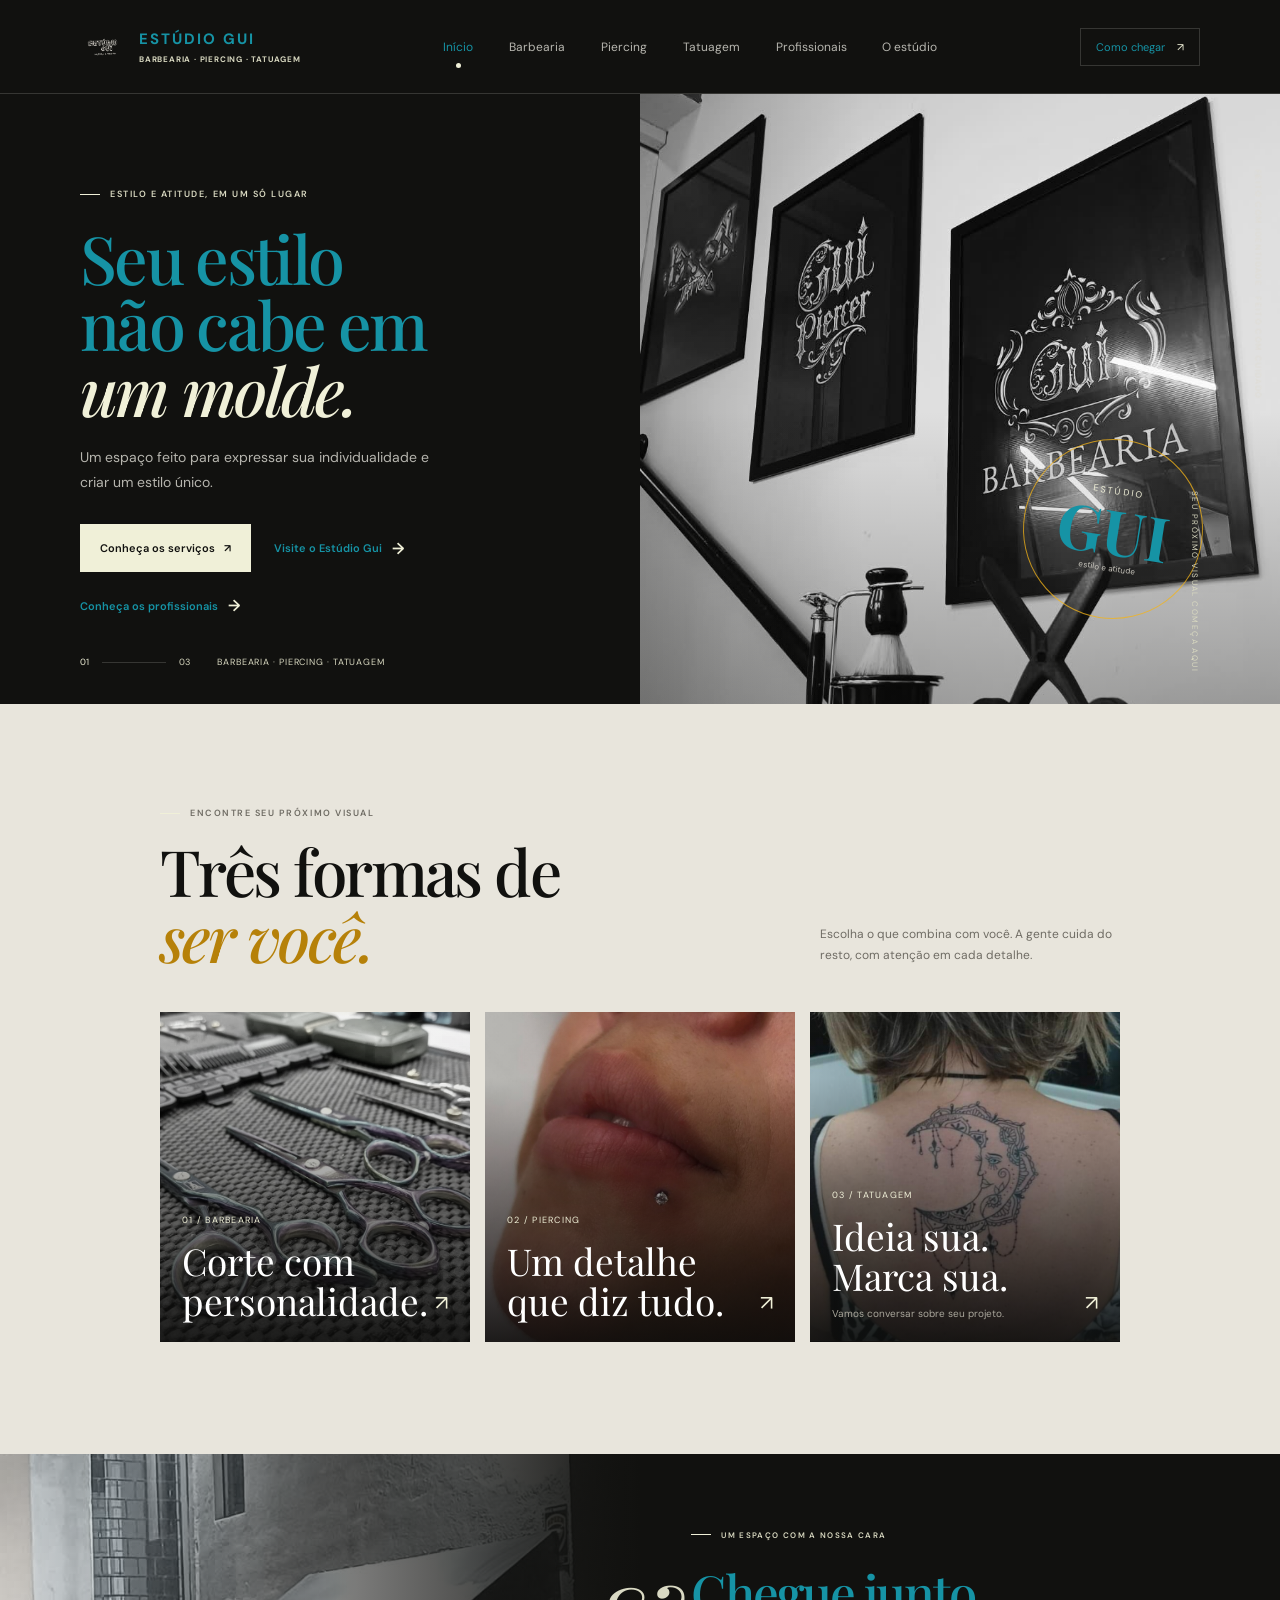
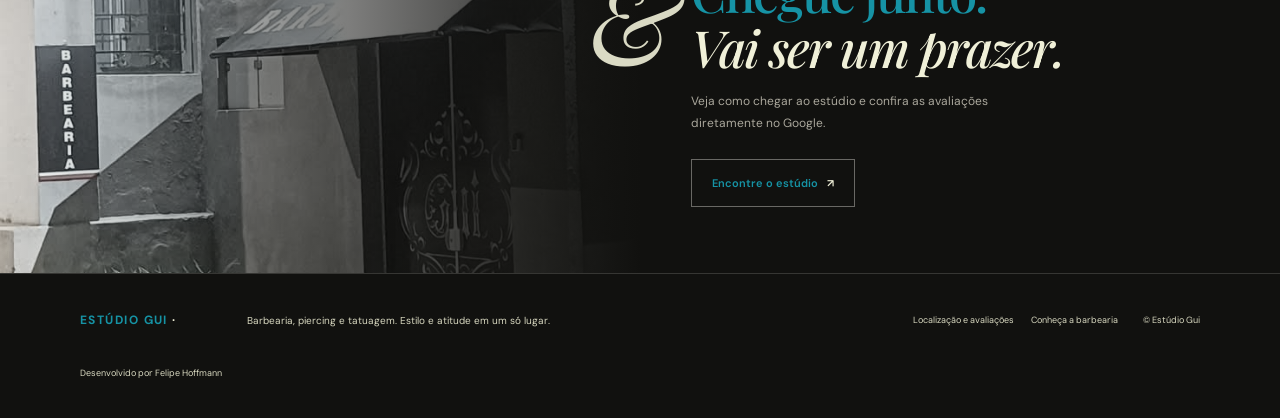
<file: index.html>
<!doctype html>
<html lang="pt-BR">
  <head>
    <meta charset="utf-8" />
    <meta name="viewport" content="width=device-width, initial-scale=1" />
    <meta name="theme-color" content="#11110f" />
    <meta
      name="description"
      content="Estúdio Gui: barbearia, piercing e tatuagem em um só lugar. Conheça o espaço e encontre o estúdio no Google Maps."
    />
    <title>Estúdio Gui — Barbearia, piercing e tatuagem</title>
    <link rel="stylesheet" href="style.css" />
  </head>
  <body>
    <header class="site-header">
      <a class="brand" href="index.html" aria-label="Estúdio Gui — início">
        <img src="img/Gui.png" alt="" />
        <span>ESTÚDIO GUI<small>BARBEARIA · PIERCING · TATUAGEM</small></span>
      </a>
      <nav class="main-nav" aria-label="Navegação principal">
        <a class="active" href="index.html">Início</a>
        <a href="barbearia.html">Barbearia</a>
        <a href="piercing.html">Piercing</a>
        <a href="tatuagem.html">Tatuagem</a>
        <a href="profissionais.html">Profissionais</a>
        <a href="localizacao.html">O estúdio</a>
      </nav>
      <a class="header-cta" href="localizacao.html"
        >Como chegar <span aria-hidden="true">↗</span></a
      >
    </header>

    <main>
      <section class="home-hero">
        <div class="hero-copy">
          <p class="eyebrow"><span></span> ESTILO E ATITUDE, EM UM SÓ LUGAR</p>
          <h1>Seu estilo<br />não cabe em<br /><em>um molde.</em></h1>
          <p class="hero-intro">
            Um espaço feito para expressar sua individualidade e criar um estilo
            único.
          </p>
          <div class="hero-actions">
            <a class="button button-gold" href="barbearia.html"
              >Conheça os serviços <span aria-hidden="true">↗</span></a
            >
            <a class="text-link" href="localizacao.html"
              >Visite o Estúdio Gui <span aria-hidden="true">→</span></a
            >
            <a class="text-link" href="profissionais.html"
              >Conheça os profissionais <span aria-hidden="true">→</span></a
            >
          </div>
          <div class="hero-index">
            <span>01</span><i></i><span>03</span
            ><span class="index-label">BARBEARIA · PIERCING · TATUAGEM</span>
          </div>
        </div>
        <div class="hero-visual">
          <img
            src="img/WhatsApp%20Image%202026-11-20%20at%2013.36.40.jpeg"
          />
          <div class="image-stamp">
            <span>ESTÚDIO</span><strong>GUI</strong
            ><small>estilo e atitude</small>
          </div>
          <div class="vertical-note">
            FEITO COM IDENTIDADE · FEITO COM CUIDADO
          </div>
        </div>
        <div class="hero-side-note">SEU PRÓXIMO VISUAL COMEÇA AQUI</div>
      </section>

      <section class="services-section section-wrap">
        <div class="section-heading">
          <p class="eyebrow"><span></span> ENCONTRE SEU PRÓXIMO VISUAL</p>
          <h2>Três formas de<br /><em>ser você.</em></h2>
          <p>
            Escolha o que combina com você. A gente cuida do resto, com atenção
            em cada detalhe.
          </p>
        </div>
        <div class="service-grid">
          <a class="service-card" href="barbearia.html">
            <img
              src="img/WhatsApp%20Image%202026-11-20%20at%2013.36.37.jpeg"
              alt="Ferramentas profissionais de barbearia sobre a bancada"
            />
            <span class="card-number">01 / BARBEARIA</span>
            <span class="card-title">Corte com<br />personalidade.</span>
            <span class="card-arrow" aria-hidden="true">↗</span>
          </a>
          <a class="service-card" href="piercing.html">
            <img
              src="img/WhatsApp%20Image%202026-11-20%20at%2010.55.57.jpeg"
              alt="Piercing delicado aplicado abaixo do lábio"
            />
            <span class="card-number">02 / PIERCING</span>
            <span class="card-title">Um detalhe<br />que diz tudo.</span>
            <span class="card-arrow" aria-hidden="true">↗</span>
          </a>
          <a class="service-card service-card-type" href="tatuagem.html">
            <img src="img/tatto.png">
            <span class="card-number">03 / TATUAGEM</span>
            <span class="card-title">Ideia sua.<br />Marca sua.</span>
            <span class="card-arrow" aria-hidden="true">↗</span>
            <span class="card-note">Vamos conversar sobre seu projeto.</span>
          </a>
        </div>
      </section>

      <section class="visit-strip">
        <div class="visit-image">
          <img
            src="img/WhatsApp%20Image%202026-11-20%20at%2013.36.38.jpeg"
            alt="Fachada do Estúdio Gui à noite"
          />
        </div>
        <div class="visit-copy">
          <p class="eyebrow"><span></span> UM ESPAÇO COM A NOSSA CARA</p>
          <h2>Chegue junto.<br /><em>Vai ser um prazer.</em></h2>
          <p>
            Veja como chegar ao estúdio e confira as avaliações diretamente no
            Google.
          </p>
          <a class="button button-outline" href="localizacao.html"
            >Encontre o estúdio <span aria-hidden="true">↗</span></a
          >
        </div>
        <span class="visit-mark" aria-hidden="true">&</span>
      </section>
    </main>

    <footer class="site-footer">
      <a class="footer-brand" href="index.html">ESTÚDIO GUI <span>·</span></a>
      <p>Barbearia, piercing e tatuagem. Estilo e atitude em um só lugar.</p>
      <div class="footer-links">
        <a href="localizacao.html">Localização e avaliações</a
        ><a href="barbearia.html">Conheça a barbearia</a>
      </div>
      <small>© Estúdio Gui</small>
      <small
        >Desenvolvido por
        <a
          href="https://www.linkedin.com/in/felipe-hoffmann-viana-13061b427/"
          target="_blank"
          rel="noopener noreferrer"
          >Felipe Hoffmann</a
        ></small
      >
    </footer>
  </body>
</html>
</file>
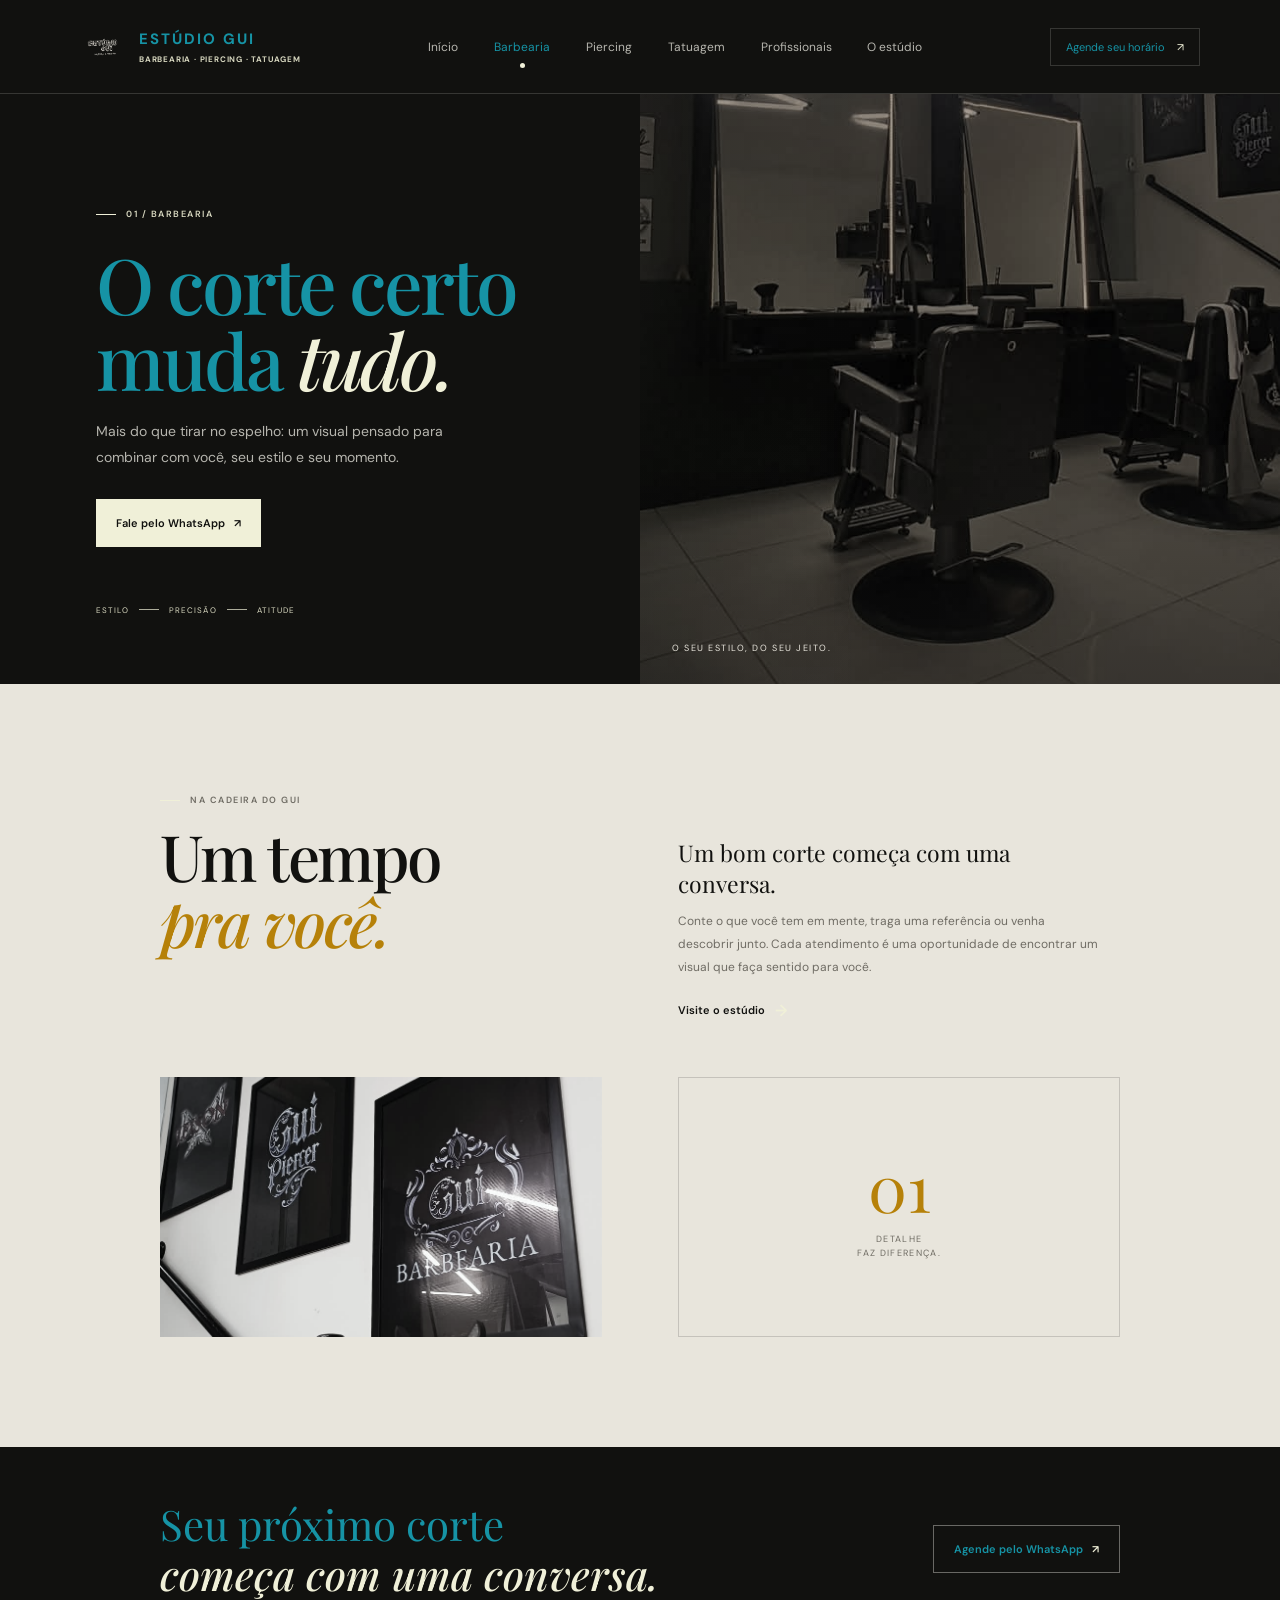
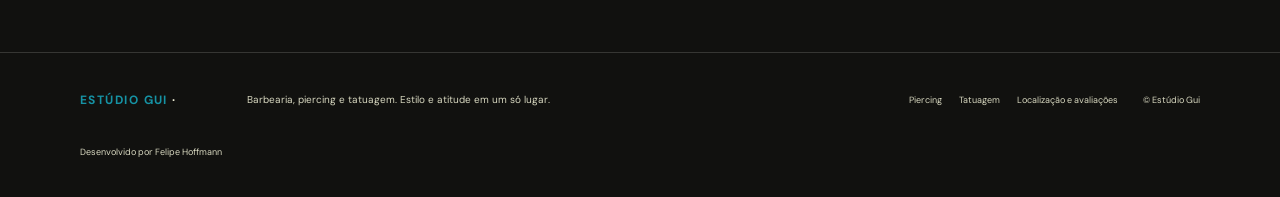
<file: barbearia.html>
<!doctype html>
<html lang="pt-BR">
  <head>
    <meta charset="utf-8" />
    <meta name="viewport" content="width=device-width, initial-scale=1" />
    <meta name="theme-color" content="#11110f" />
    <meta
      name="description"
      content="Conheça o serviço de barbearia do Estúdio Gui. Cortes e cuidado com a sua identidade."
    />
    <title>Barbearia — Estúdio Gui</title>
    <link rel="stylesheet" href="style.css" />
  </head>
  <body class="service-page barber-page">
    <header class="site-header">
      <a class="brand" href="index.html" aria-label="Estúdio Gui — início"
        ><img src="img/Gui.png" alt="" /><span
          >ESTÚDIO GUI<small>BARBEARIA · PIERCING · TATUAGEM</small></span
        ></a
      >
      <nav class="main-nav" aria-label="Navegação principal">
        <a href="index.html">Início</a
        ><a class="active" href="barbearia.html">Barbearia</a
        ><a href="piercing.html">Piercing</a><a href="tatuagem.html">Tatuagem</a
        ><a href="profissionais.html">Profissionais</a
        ><a href="localizacao.html">O estúdio</a>
      </nav>
      <a
        class="header-cta"
        href="https://wa.me/554797162401"
        target="_blank"
        rel="noopener noreferrer"
        >Agende seu horário <span aria-hidden="true">↗</span></a
      >
    </header>
    <main>
      <section class="service-hero">
        <div class="service-copy">
          <p class="eyebrow"><span></span> 01 / BARBEARIA</p>
          <h1>O corte certo<br />muda <em>tudo.</em></h1>
          <p class="hero-intro">
            Mais do que tirar no espelho: um visual pensado para combinar com
            você, seu estilo e seu momento.
          </p>
          <a
            class="button button-gold"
            href="https://wa.me/554797162401"
            target="_blank"
            rel="noopener noreferrer"
            >Fale pelo WhatsApp <span aria-hidden="true">↗</span></a
          >
          <div class="service-footnote">
            <span>ESTILO</span><i></i><span>PRECISÃO</span><i></i
            ><span>ATITUDE</span>
          </div>
        </div>
        <div class="service-photo">
          <img
            src="img/WhatsApp%20Image%202026-11-20%20at%2013.36.35.jpeg"
            alt="Cadeiras e estações de trabalho da barbearia do Estúdio Gui"
          />
          <span class="photo-caption">O SEU ESTILO, DO SEU JEITO.</span>
        </div>
      </section>
      <section class="detail-section section-wrap">
        <div class="detail-title">
          <p class="eyebrow"><span></span> NA CADEIRA DO GUI</p>
          <h2>Um tempo<br /><em>pra você.</em></h2>
        </div>
        <div class="detail-content">
          <p class="detail-lead">Um bom corte começa com uma conversa.</p>
          <p>
            Conte o que você tem em mente, traga uma referência ou venha
            descobrir junto. Cada atendimento é uma oportunidade de encontrar um
            visual que faça sentido para você.
          </p>
          <a class="text-link" href="localizacao.html"
            >Visite o estúdio <span aria-hidden="true">→</span></a
          >
        </div>
        <div class="detail-image">
          <img
            src="img/WhatsApp%20Image%202026-11-20%20at%2013.36.40.jpeg"
            alt="Detalhes da decoração do Estúdio Gui"
          />
        </div>
        <div class="detail-note">
          <span>01</span>
          <p>DETALHE<br />FAZ DIFERENÇA.</p>
        </div>
      </section>
      <section class="cta-band">
        <p>Seu próximo corte<br /><em>começa com uma conversa.</em></p>
        <a
          class="button button-outline"
          href="https://wa.me/554797162401"
          target="_blank"
          rel="noopener noreferrer"
          >Agende pelo WhatsApp <span aria-hidden="true">↗</span></a
        >
      </section>
    </main>
    <footer class="site-footer">
      <a class="footer-brand" href="index.html">ESTÚDIO GUI <span>·</span></a>
      <p>Barbearia, piercing e tatuagem. Estilo e atitude em um só lugar.</p>
      <div class="footer-links">
        <a href="piercing.html">Piercing</a><a href="tatuagem.html">Tatuagem</a
        ><a href="localizacao.html">Localização e avaliações</a>
      </div>
      <small>© Estúdio Gui</small>
            <small
        >Desenvolvido por
        <a
          href="https://www.linkedin.com/in/felipe-hoffmann-viana-13061b427/"
          target="_blank"
          rel="noopener noreferrer"
          >Felipe Hoffmann</a
        ></small
      >
    </footer>
  </body>
</html>
</file>
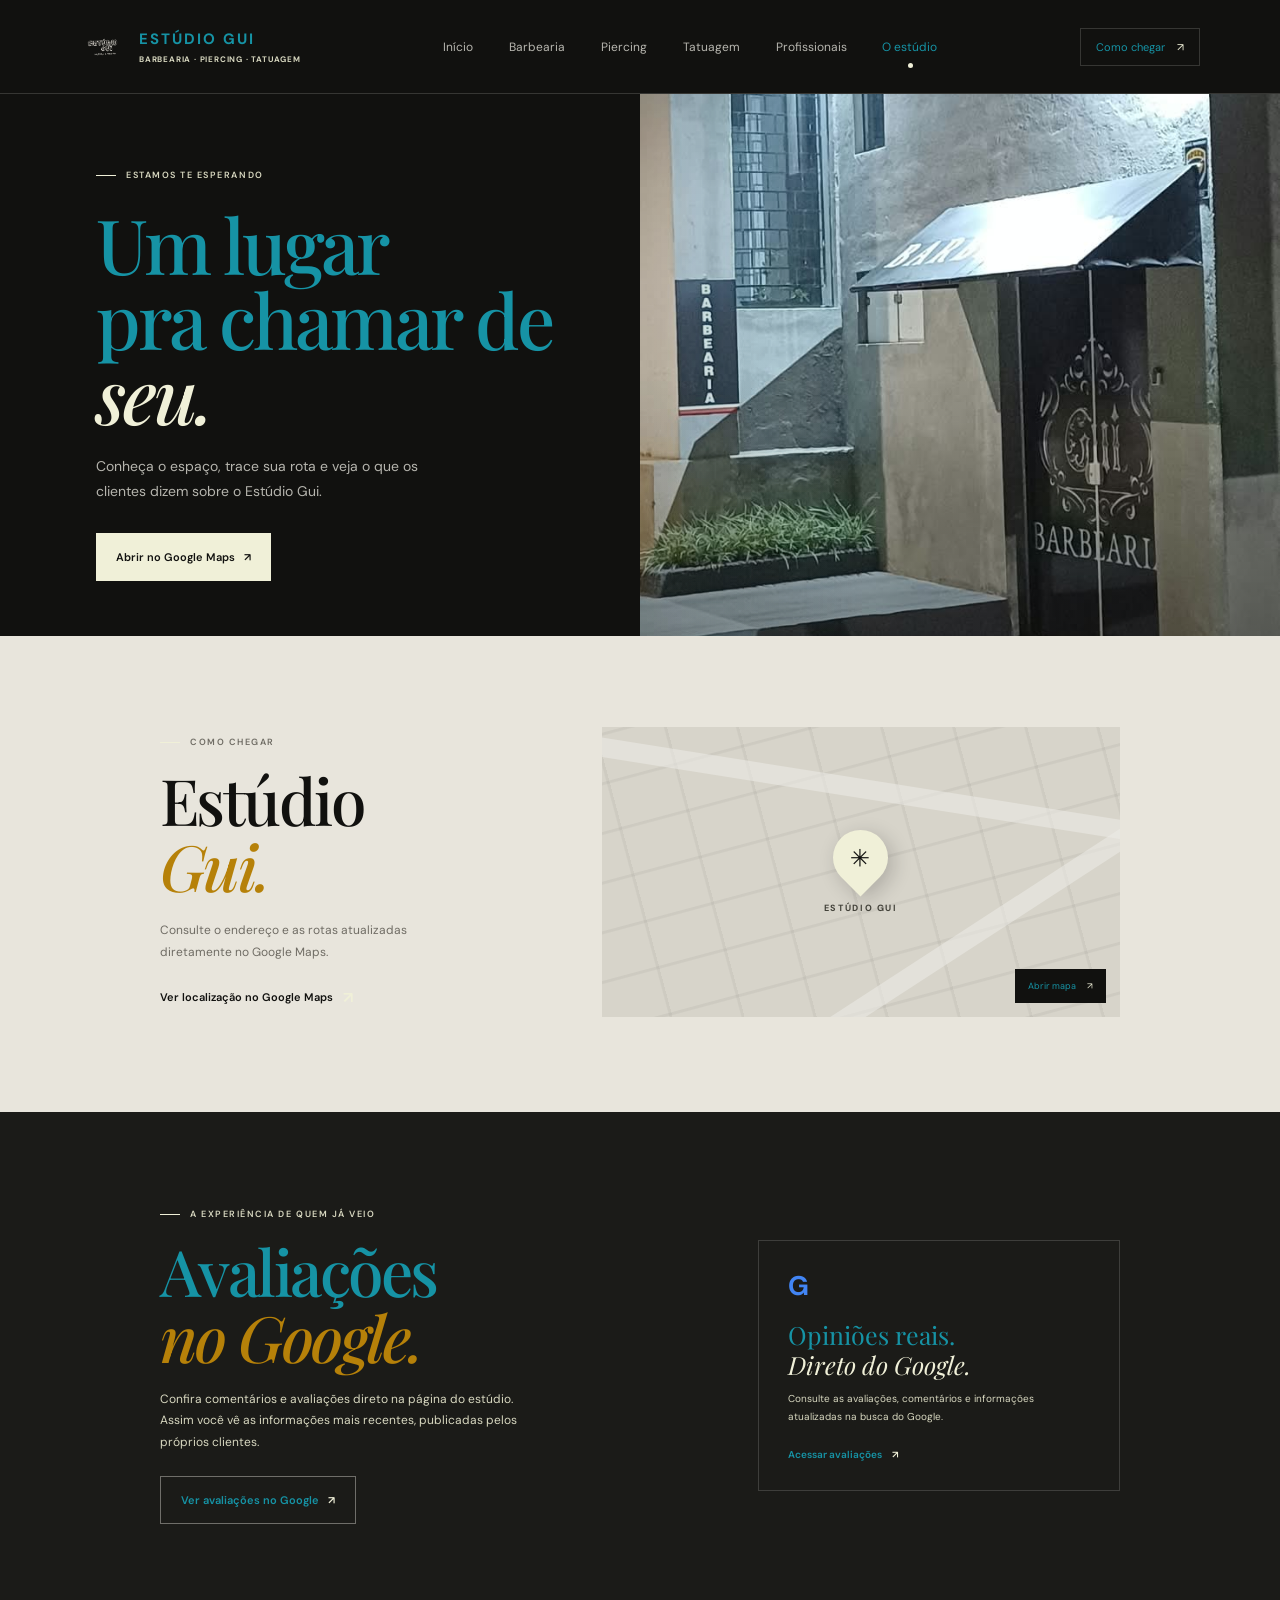
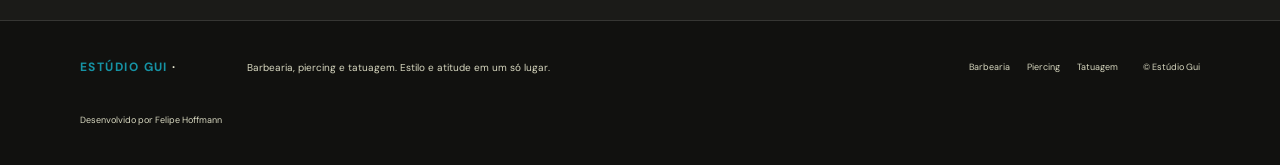
<file: localizacao.html>
<!doctype html>
<html lang="pt-BR">
  <head>
    <meta charset="utf-8" />
    <meta name="viewport" content="width=device-width, initial-scale=1" />
    <meta name="theme-color" content="#11110f" />
    <meta
      name="description"
      content="Encontre o Estúdio Gui no Google Maps e consulte as avaliações dos clientes no Google."
    />
    <title>Localização e avaliações — Estúdio Gui</title>
    <link rel="stylesheet" href="style.css" />
  </head>
  <body class="location-page">
    <header class="site-header">
      <a class="brand" href="index.html" aria-label="Estúdio Gui — início"
        ><img src="img/Gui.png" alt="" /><span
          >ESTÚDIO GUI<small>BARBEARIA · PIERCING · TATUAGEM</small></span
        ></a
      >
      <nav class="main-nav" aria-label="Navegação principal">
        <a href="index.html">Início</a><a href="barbearia.html">Barbearia</a
        ><a href="piercing.html">Piercing</a><a href="tatuagem.html">Tatuagem</a
        ><a href="profissionais.html">Profissionais</a
        ><a class="active" href="localizacao.html">O estúdio</a>
      </nav>
      <a class="header-cta" href="#local"
        >Como chegar <span aria-hidden="true">↗</span></a
      >
    </header>
    <main>
      <section class="location-hero">
        <div class="location-copy">
          <p class="eyebrow"><span></span> ESTAMOS TE ESPERANDO</p>
          <h1>Um lugar<br />pra chamar de <em>seu.</em></h1>
          <p class="hero-intro">
            Conheça o espaço, trace sua rota e veja o que os clientes dizem
            sobre o Estúdio Gui.
          </p>
          <a
            class="button button-gold"
            href="https://www.google.com/maps/search/?api=1&amp;query=Est%C3%BAdio%20Gui%20Barbearia%20Piercing"
            target="_blank"
            rel="noopener noreferrer"
            >Abrir no Google Maps <span aria-hidden="true">↗</span></a
          >
        </div>
        <div class="location-photo">
          <img
            src="img/WhatsApp%20Image%202026-11-20%20at%2013.36.38.jpeg"
            alt="Entrada e fachada do Estúdio Gui"
          />
        </div>
      </section>
      <section class="location-details section-wrap" id="local">
        <div class="address-block">
          <p class="eyebrow"><span></span> COMO CHEGAR</p>
          <h2>Estúdio<br /><em>Gui.</em></h2>
          <p>
            Consulte o endereço e as rotas atualizadas diretamente no Google
            Maps.
          </p>
          <a
            class="text-link"
            href="https://www.google.com/maps/search/?api=1&amp;query=Est%C3%BAdio%20Gui%20Barbearia%20Piercing"
            target="_blank"
            rel="noopener noreferrer"
            >Ver localização no Google Maps <span aria-hidden="true">↗</span></a
          >
        </div>
        <div class="map-card">
          <span class="map-grid" aria-hidden="true"></span>
          <span class="map-pin" aria-hidden="true">✳</span>
          <span class="map-label">ESTÚDIO GUI</span>
          <a
            href="https://www.google.com/maps/search/?api=1&amp;query=Est%C3%BAdio%20Gui%20Barbearia%20Piercing"
            target="_blank"
            rel="noopener noreferrer"
            aria-label="Abrir busca do Estúdio Gui no Google Maps"
            >Abrir mapa <span aria-hidden="true">↗</span></a
          >
        </div>
      </section>
      <section class="reviews-section">
        <div class="reviews-inner">
          <div>
            <p class="eyebrow"><span></span> A EXPERIÊNCIA DE QUEM JÁ VEIO</p>
            <h2>Avaliações<br /><em>no Google.</em></h2>
            <p>
              Confira comentários e avaliações direto na página do estúdio.
              Assim você vê as informações mais recentes, publicadas pelos
              próprios clientes.
            </p>
            <a
              class="button button-outline"
              href="https://www.google.com/search?q=Est%C3%BAdio+Gui+Barbearia+Piercing+avalia%C3%A7%C3%B5es"
              target="_blank"
              rel="noopener noreferrer"
              >Ver avaliações no Google <span aria-hidden="true">↗</span></a
            >
          </div>
          <div class="review-card">
            <span class="google-g" aria-hidden="true">G</span>
            <p class="review-card-title">
              Opiniões reais.<br /><em>Direto do Google.</em>
            </p>
            <p>
              Consulte as avaliações, comentários e informações atualizadas na
              busca do Google.
            </p>
            <a
              href="https://www.google.com/search?q=Est%C3%BAdio+Gui+Barbearia+Piercing+avalia%C3%A7%C3%B5es"
              target="_blank"
              rel="noopener noreferrer"
              >Acessar avaliações <span aria-hidden="true">↗</span></a
            >
          </div>
        </div>
      </section>
    </main>
    <footer class="site-footer">
      <a class="footer-brand" href="index.html">ESTÚDIO GUI <span>·</span></a>
      <p>Barbearia, piercing e tatuagem. Estilo e atitude em um só lugar.</p>
      <div class="footer-links">
        <a href="barbearia.html">Barbearia</a
        ><a href="piercing.html">Piercing</a
        ><a href="tatuagem.html">Tatuagem</a>
      </div>
      <small>© Estúdio Gui</small>
            <small
        >Desenvolvido por
        <a
          href="https://www.linkedin.com/in/felipe-hoffmann-viana-13061b427/"
          target="_blank"
          rel="noopener noreferrer"
          >Felipe Hoffmann</a
        ></small
      >
    </footer>
  </body>
</html>
</file>
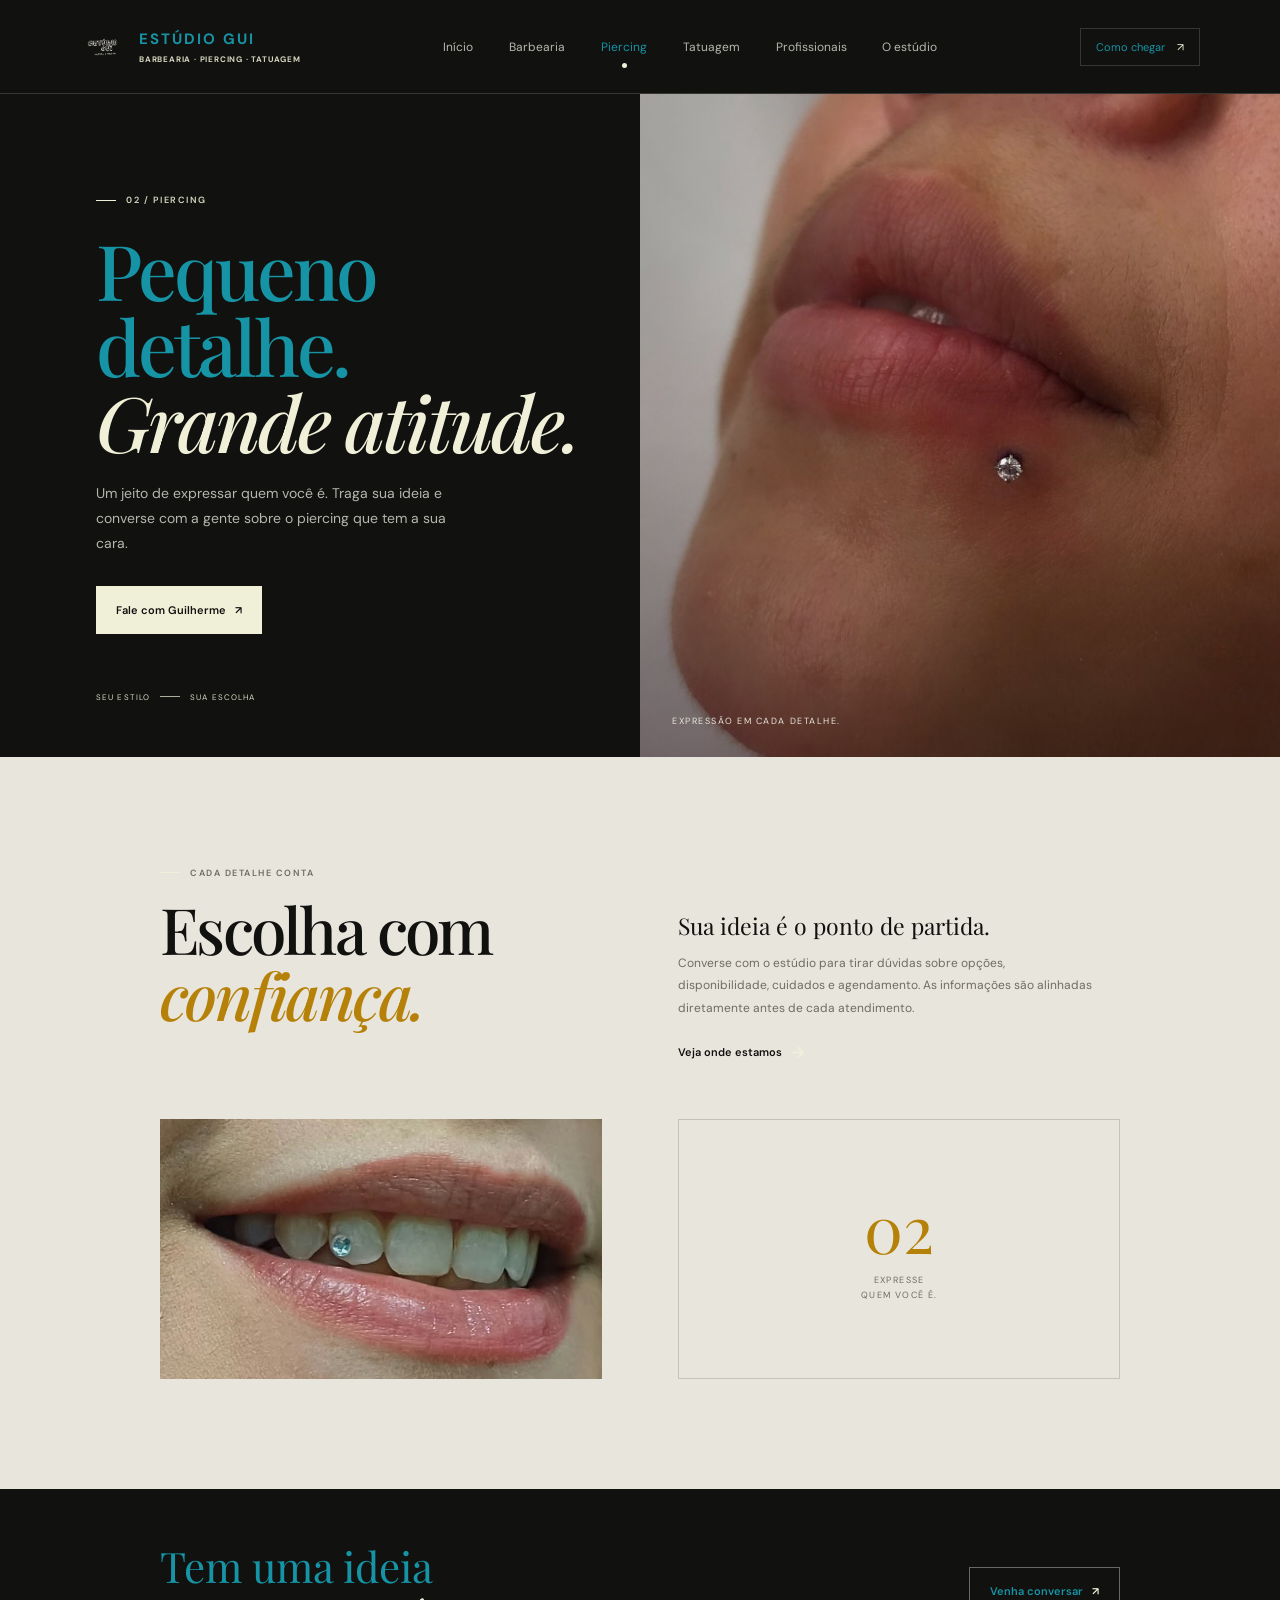
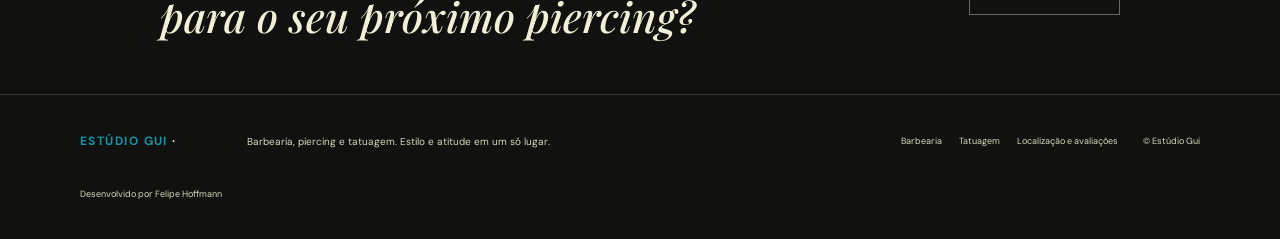
<file: piercing.html>
<!doctype html>
<html lang="pt-BR">
  <head>
    <meta charset="utf-8" />
    <meta name="viewport" content="width=device-width, initial-scale=1" />
    <meta name="theme-color" content="#11110f" />
    <meta
      name="description"
      content="Conheça o serviço de piercing do Estúdio Gui e converse com o estúdio sobre seu próximo piercing."
    />
    <title>Piercing — Estúdio Gui</title>
    <link rel="stylesheet" href="style.css" />
  </head>
  <body class="service-page piercing-page">
    <header class="site-header">
      <a class="brand" href="index.html" aria-label="Estúdio Gui — início"
        ><img src="img/Gui.png" alt="" /><span
          >ESTÚDIO GUI<small>BARBEARIA · PIERCING · TATUAGEM</small></span
        ></a
      >
      <nav class="main-nav" aria-label="Navegação principal">
        <a href="index.html">Início</a><a href="barbearia.html">Barbearia</a
        ><a class="active" href="piercing.html">Piercing</a
        ><a href="tatuagem.html">Tatuagem</a
        ><a href="profissionais.html">Profissionais</a
        ><a href="localizacao.html">O estúdio</a>
      </nav>
      <a class="header-cta" href="localizacao.html"
        >Como chegar <span aria-hidden="true">↗</span></a
      >
    </header>
    <main>
      <section class="service-hero">
        <div class="service-copy">
          <p class="eyebrow"><span></span> 02 / PIERCING</p>
          <h1>Pequeno detalhe.<br /><em>Grande atitude.</em></h1>
          <p class="hero-intro">
            Um jeito de expressar quem você é. Traga sua ideia e converse com a
            gente sobre o piercing que tem a sua cara.
          </p>
          <a
            class="button button-gold"
            href="https://wa.me/554797162401"
            target="_blank"
            rel="noopener noreferrer"
            >Fale com Guilherme <span aria-hidden="true">↗</span></a
          >
          <div class="service-footnote">
            <span>SEU ESTILO</span><i></i><span>SUA ESCOLHA</span>
          </div>
        </div>
        <div class="service-photo piercing-photo">
          <img
            src="img/WhatsApp%20Image%202026-11-20%20at%2010.55.57.jpeg"
            alt="Piercing delicado abaixo do lábio"
          />
          <span class="photo-caption">EXPRESSÃO EM CADA DETALHE.</span>
        </div>
      </section>
      <section class="detail-section section-wrap">
        <div class="detail-title">
          <p class="eyebrow"><span></span> CADA DETALHE CONTA</p>
          <h2>Escolha com<br /><em>confiança.</em></h2>
        </div>
        <div class="detail-content">
          <p class="detail-lead">Sua ideia é o ponto de partida.</p>
          <p>
            Converse com o estúdio para tirar dúvidas sobre opções,
            disponibilidade, cuidados e agendamento. As informações são
            alinhadas diretamente antes de cada atendimento.
          </p>
          <a class="text-link" href="localizacao.html"
            >Veja onde estamos <span aria-hidden="true">→</span></a
          >
        </div>
        <div class="detail-image detail-image-wide">
          <img
            src="img/WhatsApp%20Image%202026-11-20%20at%2010.55.50.jpeg"
            alt="Joia de piercing dental aplicada no sorriso"
          />
        </div>
        <div class="detail-note">
          <span>02</span>
          <p>EXPRESSE<br />QUEM VOCÊ É.</p>
        </div>
      </section>
      <section class="cta-band">
        <p>Tem uma ideia<br /><em>para o seu próximo piercing?</em></p>
        <a class="button button-outline" href="localizacao.html"
          >Venha conversar <span aria-hidden="true">↗</span></a
        >
      </section>
    </main>
    <footer class="site-footer">
      <a class="footer-brand" href="index.html">ESTÚDIO GUI <span>·</span></a>
      <p>Barbearia, piercing e tatuagem. Estilo e atitude em um só lugar.</p>
      <div class="footer-links">
        <a href="barbearia.html">Barbearia</a
        ><a href="tatuagem.html">Tatuagem</a
        ><a href="localizacao.html">Localização e avaliações</a>
      </div>
      <small>© Estúdio Gui</small>
            <small
        >Desenvolvido por
        <a
          href="https://www.linkedin.com/in/felipe-hoffmann-viana-13061b427/"
          target="_blank"
          rel="noopener noreferrer"
          >Felipe Hoffmann</a
        ></small
      >
    </footer>
  </body>
</html>
</file>
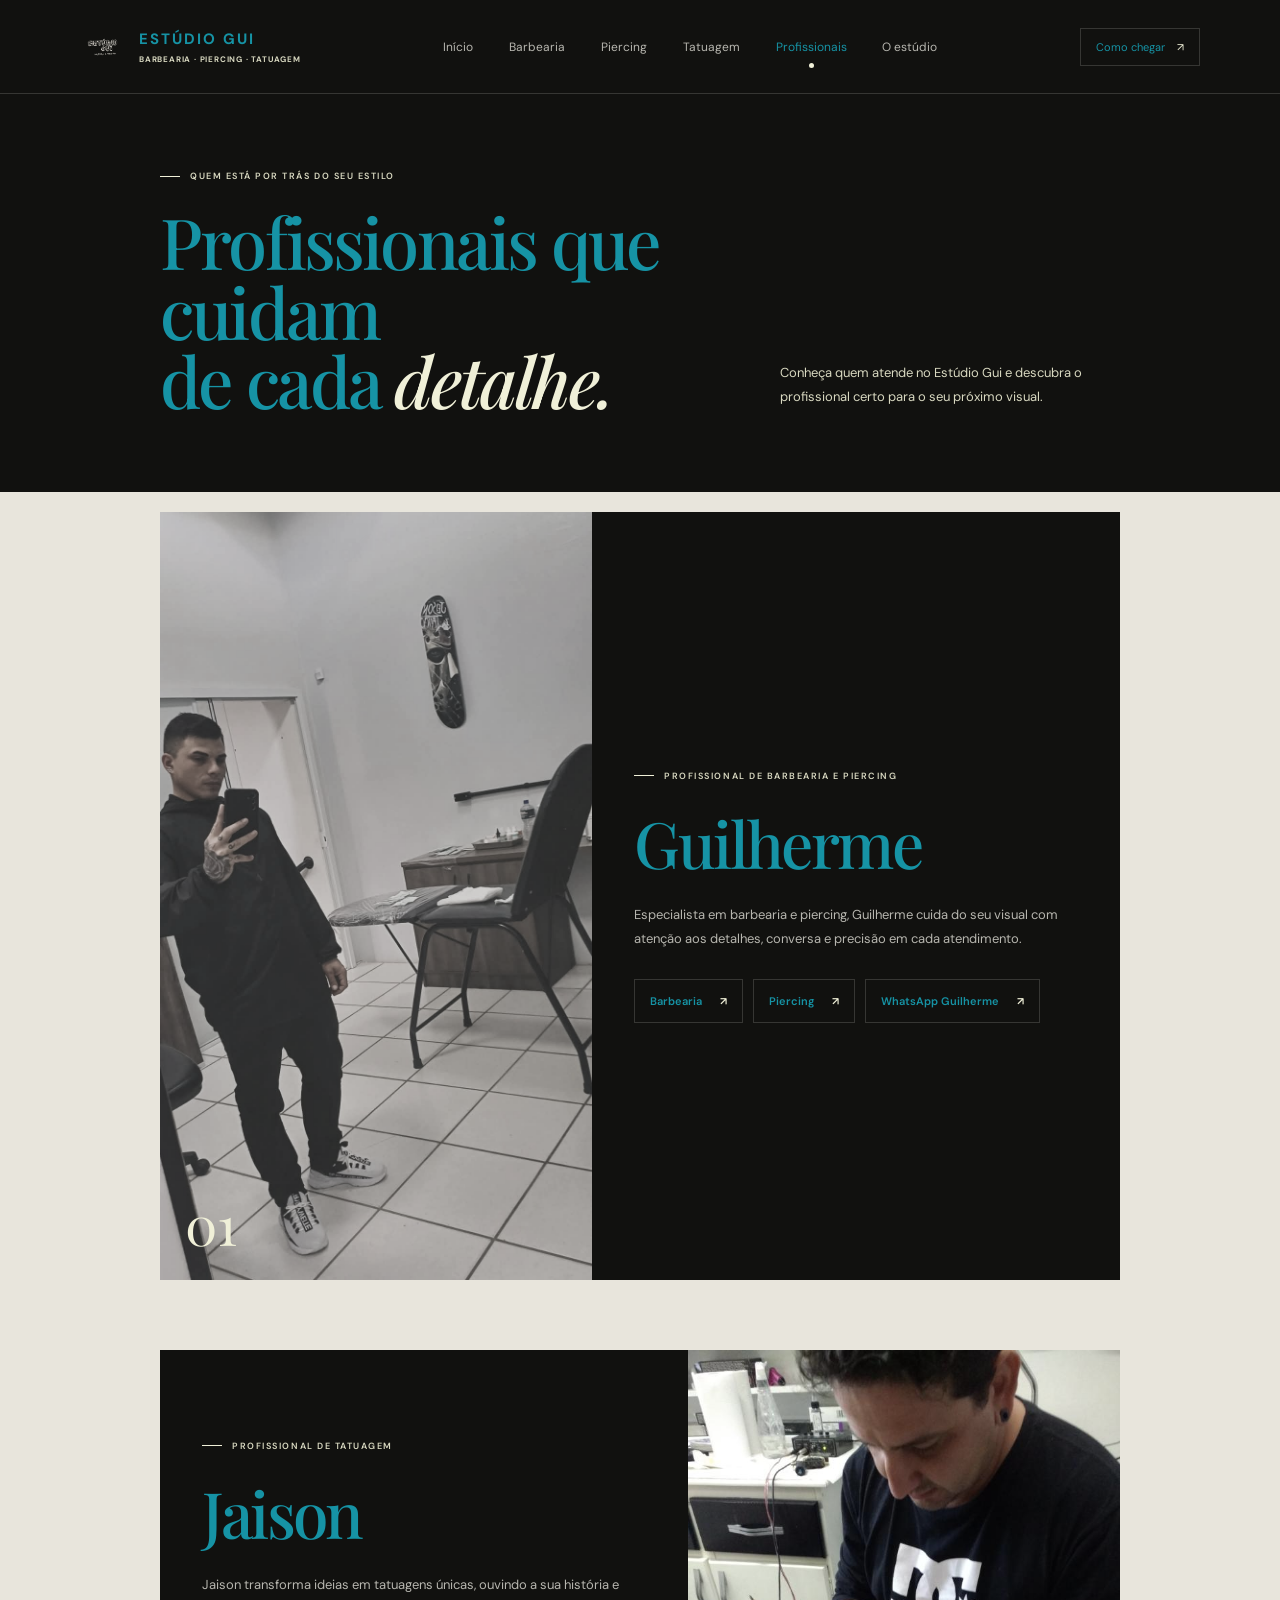
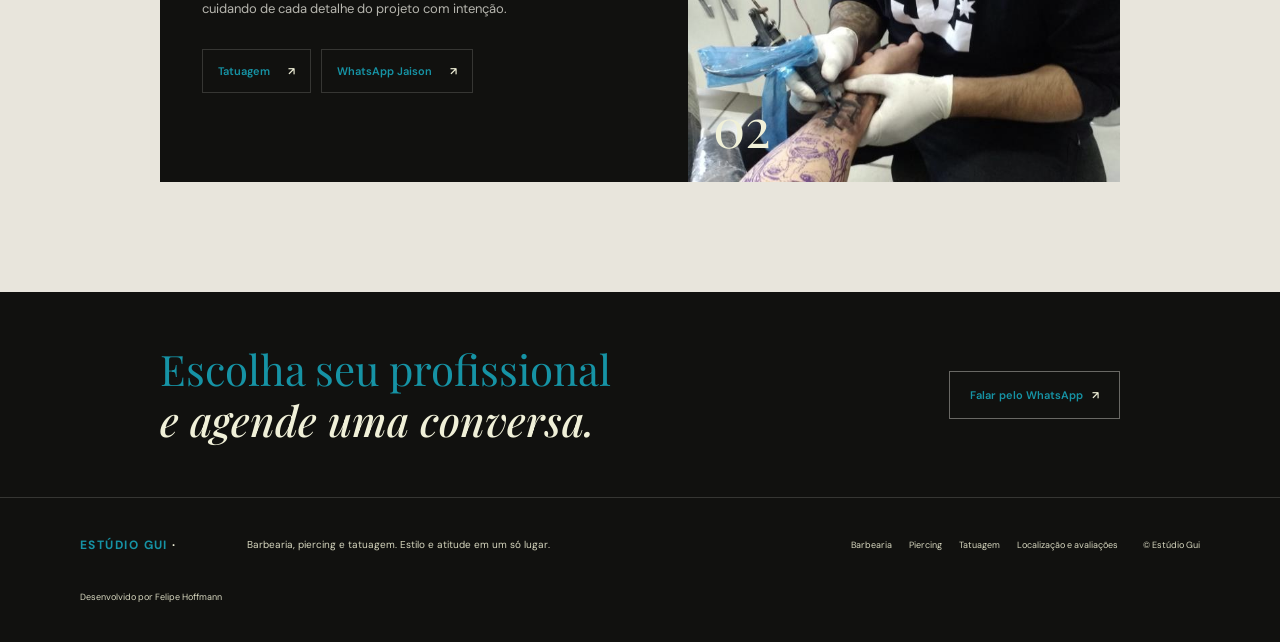
<file: profissionais.html>
<!doctype html>
<html lang="pt-BR">
  <head>
    <meta charset="utf-8" />
    <meta name="viewport" content="width=device-width, initial-scale=1" />
    <meta name="theme-color" content="#11110f" />
    <meta
      name="description"
      content="Conheça os profissionais do Estúdio Gui e os serviços de cada um."
    />
    <title>Profissionais — Estúdio Gui</title>
    <link rel="stylesheet" href="style.css" />
  </head>
  <body class="professionals-page">
    <header class="site-header">
      <a class="brand" href="index.html" aria-label="Estúdio Gui — início">
        <img src="img/Gui.png" alt="" />
        <span>ESTÚDIO GUI<small>BARBEARIA · PIERCING · TATUAGEM</small></span>
      </a>
      <nav class="main-nav" aria-label="Navegação principal">
        <a href="index.html">Início</a>
        <a href="barbearia.html">Barbearia</a>
        <a href="piercing.html">Piercing</a>
        <a href="tatuagem.html">Tatuagem</a>
        <a class="active" href="profissionais.html">Profissionais</a>
        <a href="localizacao.html">O estúdio</a>
      </nav>
      <a class="header-cta" href="localizacao.html"
        >Como chegar <span aria-hidden="true">↗</span></a
      >
    </header>

    <main>
      <section class="professionals-hero">
        <div>
          <p class="eyebrow"><span></span> QUEM ESTÁ POR TRÁS DO SEU ESTILO</p>
          <h1>Profissionais que cuidam<br />de cada <em>detalhe.</em></h1>
        </div>
        <p>
          Conheça quem atende no Estúdio Gui e descubra o profissional certo
          para o seu próximo visual.
        </p>
      </section>

      <section class="professionals-grid section-wrap">
        <article class="professional-card">
          <div class="professional-image">
            <img
              src="img/foto_Guilherme.jpeg"
              alt="Espaço de atendimento da barbearia"
            />
            <span>01</span>
          </div>
          <div class="professional-copy">
            <p class="eyebrow"><span></span> PROFISSIONAL DE BARBEARIA E PIERCING</p>
            <h2>Guilherme</h2>
            <p>
              Especialista em barbearia e piercing, Guilherme cuida do seu visual
              com atenção aos detalhes, conversa e precisão em cada atendimento.
            </p>
            <div class="professional-services">
              <a href="barbearia.html">Barbearia <span aria-hidden="true">↗</span></a>
              <a href="piercing.html">Piercing <span aria-hidden="true">↗</span></a>
              <a
                href="https://wa.me/554797162401"
                target="_blank"
                rel="noopener noreferrer"
                >WhatsApp Guilherme <span aria-hidden="true">↗</span></a
              >
            </div>
          </div>
        </article>

        <article class="professional-card professional-card-reverse">
          <div class="professional-image">
            <img src="img/jaison.jpeg" alt="Projeto de tatuagem" />
            <span>02</span>
          </div>
          <div class="professional-copy">
            <p class="eyebrow"><span></span> PROFISSIONAL DE TATUAGEM</p>
            <h2>Jaison</h2>
            <p>
              Jaison transforma ideias em tatuagens únicas, ouvindo a sua
              história e cuidando de cada detalhe do projeto com intenção.
            </p>
            <div class="professional-services">
              <a href="tatuagem.html">Tatuagem <span aria-hidden="true">↗</span></a>
              <a
                href="https://wa.me/554799520936"
                target="_blank"
                rel="noopener noreferrer"
                >WhatsApp Jaison <span aria-hidden="true">↗</span></a
              >
            </div>
          </div>
        </article>
      </section>

      <section class="cta-band">
        <p>Escolha seu profissional<br /><em>e agende uma conversa.</em></p>
        <a
          class="button button-outline"
          href="https://wa.me/554797162401"
          target="_blank"
          rel="noopener noreferrer"
          >Falar pelo WhatsApp <span aria-hidden="true">↗</span></a
        >
      </section>
    </main>

    <footer class="site-footer">
      <a class="footer-brand" href="index.html">ESTÚDIO GUI <span>·</span></a>
      <p>Barbearia, piercing e tatuagem. Estilo e atitude em um só lugar.</p>
      <div class="footer-links">
        <a href="barbearia.html">Barbearia</a>
        <a href="piercing.html">Piercing</a>
        <a href="tatuagem.html">Tatuagem</a>
        <a href="localizacao.html">Localização e avaliações</a>
      </div>
      <small>© Estúdio Gui</small>
      <small
        >Desenvolvido por
        <a
          href="https://www.linkedin.com/in/felipe-hoffmann-viana-13061b427/"
          target="_blank"
          rel="noopener noreferrer"
          >Felipe Hoffmann</a
        ></small
      >
    </footer>
  </body>
</html>
</file>
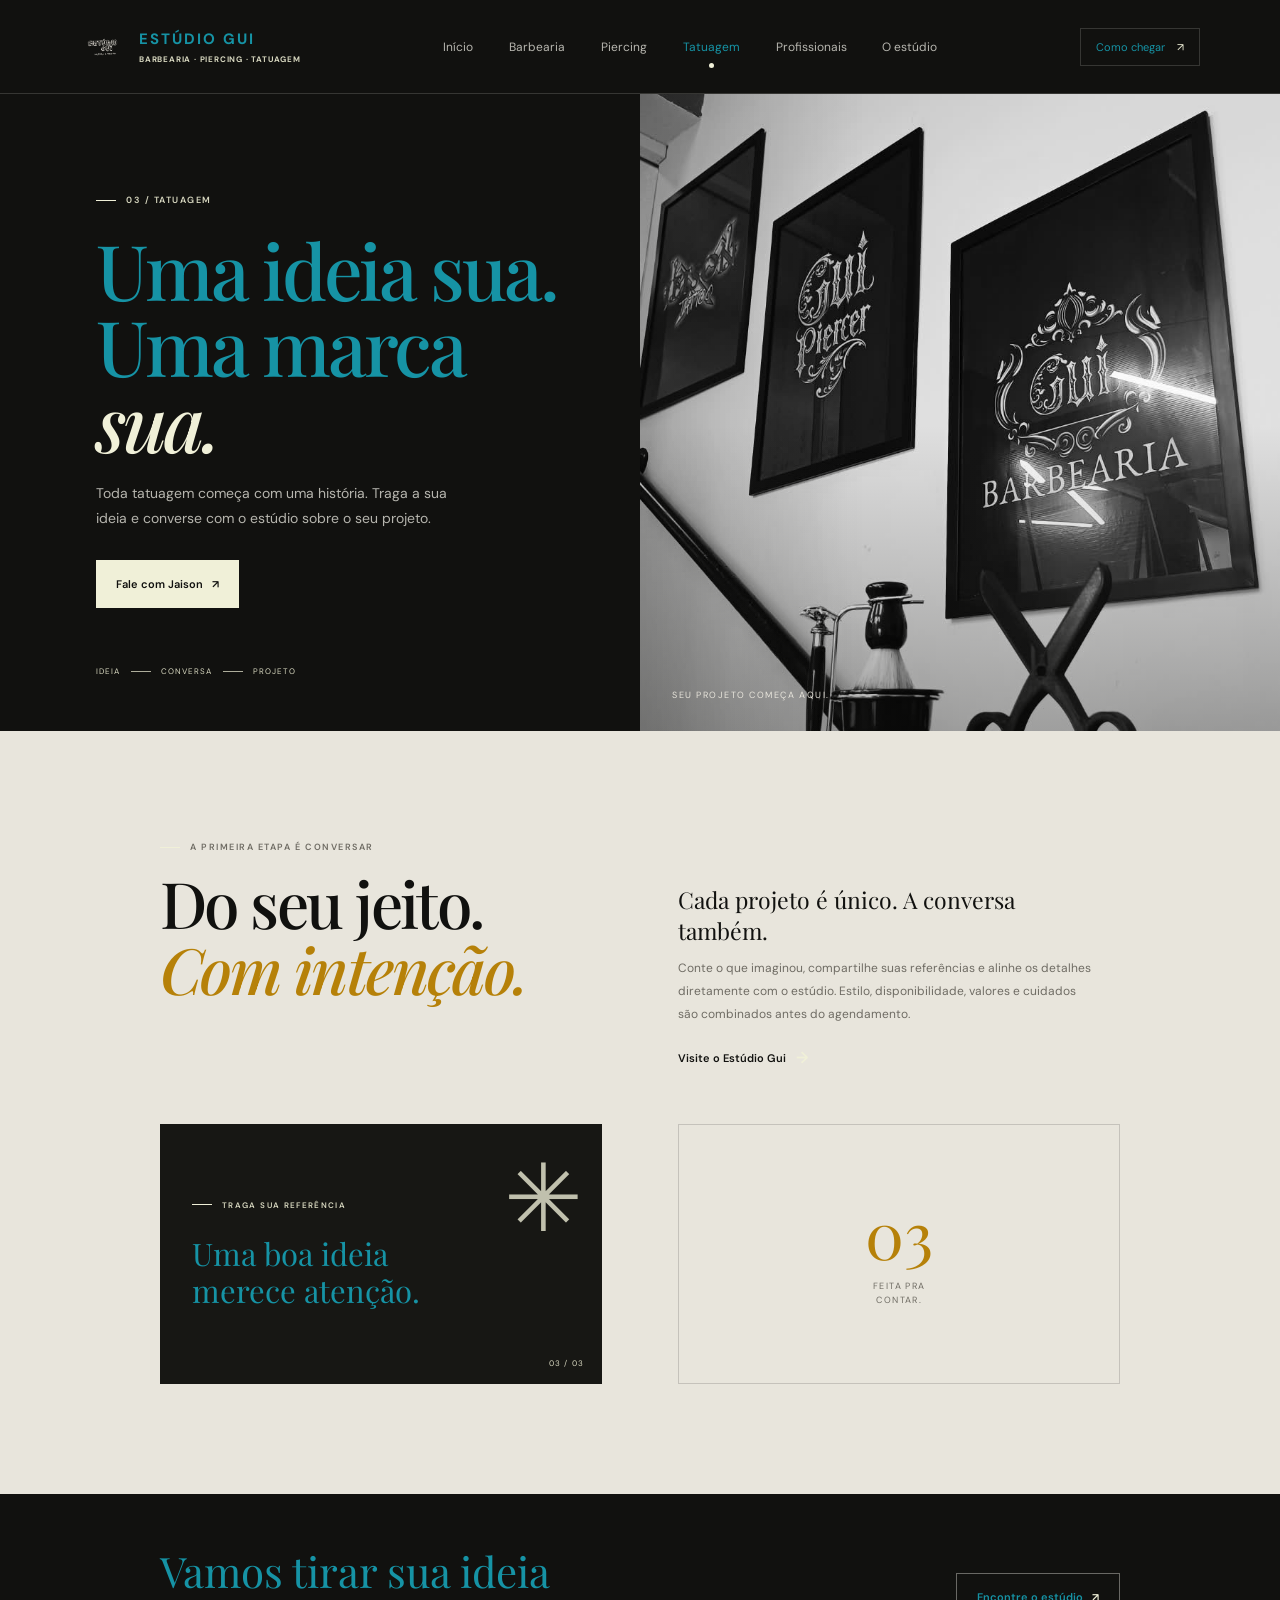
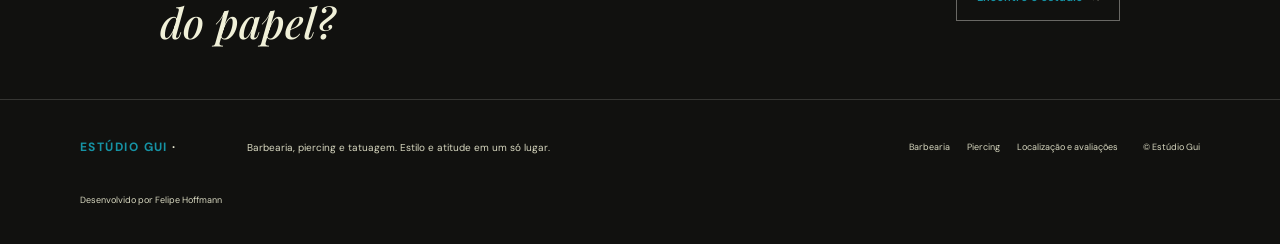
<file: tatuagem.html>
<!doctype html>
<html lang="pt-BR">
  <head>
    <meta charset="utf-8" />
    <meta name="viewport" content="width=device-width, initial-scale=1" />
    <meta name="theme-color" content="#11110f" />
    <meta
      name="description"
      content="Conheça o serviço de tatuagem do Estúdio Gui. Cada projeto começa com uma conversa."
    />
    <title>Tatuagem — Estúdio Gui</title>
    <link rel="stylesheet" href="style.css" />
  </head>
  <body class="service-page tattoo-page">
    <header class="site-header">
      <a class="brand" href="index.html" aria-label="Estúdio Gui — início"
        ><img src="img/Gui.png" alt="" /><span
          >ESTÚDIO GUI<small>BARBEARIA · PIERCING · TATUAGEM</small></span
        ></a
      >
      <nav class="main-nav" aria-label="Navegação principal">
        <a href="index.html">Início</a><a href="barbearia.html">Barbearia</a
        ><a href="piercing.html">Piercing</a
        ><a class="active" href="tatuagem.html">Tatuagem</a
        ><a href="profissionais.html">Profissionais</a
        ><a href="localizacao.html">O estúdio</a>
      </nav>
      <a class="header-cta" href="localizacao.html"
        >Como chegar <span aria-hidden="true">↗</span></a
      >
    </header>
    <main>
      <section class="service-hero tattoo-hero">
        <div class="service-copy">
          <p class="eyebrow"><span></span> 03 / TATUAGEM</p>
          <h1>Uma ideia sua.<br />Uma marca <em>sua.</em></h1>
          <p class="hero-intro">
            Toda tatuagem começa com uma história. Traga a sua ideia e converse
            com o estúdio sobre o seu projeto.
          </p>
          <a
            class="button button-gold"
            href="https://wa.me/554799520936"
            target="_blank"
            rel="noopener noreferrer"
            >Fale com Jaison <span aria-hidden="true">↗</span></a
          >
          <div class="service-footnote">
            <span>IDEIA</span><i></i><span>CONVERSA</span><i></i
            ><span>PROJETO</span>
          </div>
        </div>
        <div class="service-photo tattoo-photo">
          <img
            src="img/WhatsApp%20Image%202026-11-20%20at%2013.36.40.jpeg"
            alt="Ambiente do Estúdio Gui, com quadros e decoração autoral"
          />
          <span class="photo-caption">SEU PROJETO COMEÇA AQUI.</span>
        </div>
      </section>
      <section class="detail-section section-wrap">
        <div class="detail-title">
          <p class="eyebrow"><span></span> A PRIMEIRA ETAPA É CONVERSAR</p>
          <h2>Do seu jeito.<br /><em>Com intenção.</em></h2>
        </div>
        <div class="detail-content">
          <p class="detail-lead">Cada projeto é único. A conversa também.</p>
          <p>
            Conte o que imaginou, compartilhe suas referências e alinhe os
            detalhes diretamente com o estúdio. Estilo, disponibilidade, valores
            e cuidados são combinados antes do agendamento.
          </p>
          <a class="text-link" href="localizacao.html"
            >Visite o Estúdio Gui <span aria-hidden="true">→</span></a
          >
        </div>
        <div class="tattoo-note">
          <span class="tattoo-mark" aria-hidden="true">✳</span>
          <p class="eyebrow"><span></span> TRAGA SUA REFERÊNCIA</p>
          <p class="tattoo-note-title">Uma boa ideia<br />merece atenção.</p>
          <span class="tattoo-note-number">03 / 03</span>
        </div>
        <div class="detail-note">
          <span>03</span>
          <p>FEITA PRA<br />CONTAR.</p>
        </div>
      </section>
      <section class="cta-band">
        <p>Vamos tirar sua ideia<br /><em>do papel?</em></p>
        <a class="button button-outline" href="localizacao.html"
          >Encontre o estúdio <span aria-hidden="true">↗</span></a
        >
      </section>
    </main>
    <footer class="site-footer">
      <a class="footer-brand" href="index.html">ESTÚDIO GUI <span>·</span></a>
      <p>Barbearia, piercing e tatuagem. Estilo e atitude em um só lugar.</p>
      <div class="footer-links">
        <a href="barbearia.html">Barbearia</a
        ><a href="piercing.html">Piercing</a
        ><a href="localizacao.html">Localização e avaliações</a>
      </div>
      <small>© Estúdio Gui</small>
            <small
        >Desenvolvido por
        <a
          href="https://www.linkedin.com/in/felipe-hoffmann-viana-13061b427/"
          target="_blank"
          rel="noopener noreferrer"
          >Felipe Hoffmann</a
        ></small
      >
    </footer>
  </body>
</html>
</file>
<file: style.css>
@import url("https://fonts.googleapis.com/css2?family=DM+Sans:wght@400;500;600;700&family=Playfair+Display:ital,wght@0,500;0,600;0,700;1,500;1,600&display=swap");

:root {
  color-scheme: dark;
  --ink: #11110f;
  --paper: #1693a5;
  --muted: #d8d8c0;
  --gold: #f0f0d8;
  --line: rgba(238, 236, 228, 0.17);
  --sans: "DM Sans", "Arial", sans-serif;
  --serif: "Playfair Display", Georgia, serif;
}

* {
  box-sizing: border-box;
}
html {
  scroll-behavior: smooth;
}
body {
  margin: 0;
  background: var(--ink);
  color: var(--paper);
  font-family: var(--sans);
  -webkit-font-smoothing: antialiased;
}
@keyframes view-transition-fade-out {
  to {
    opacity: 0;
  }
}
@keyframes view-transition-fade-in {
  from {
    opacity: 0;
  }
}
@keyframes view-transition-slide-in {
  from {
    opacity: 0;
    transform: translateX(24px);
  }
  to {
    opacity: 1;
    transform: translateX(0);
  }
}
@keyframes view-transition-slide-out {
  to {
    opacity: 0;
    transform: translateX(-24px);
  }
}
a {
  color: inherit;
  text-decoration: none;
}
img {
  display: block;
  width: 100%;
}

.site-header {
  view-transition-name: site-header;
  height: 94px;
  padding: 0 6.25%;
  display: flex;
  align-items: center;
  justify-content: space-between;
  gap: 30px;
  border-bottom: 1px solid var(--line);
  position: relative;
  z-index: 3;
  background: var(--ink);
}
main {
  view-transition-name: page-content;
}
.site-footer {
  view-transition-name: site-footer;
}
.brand {
  display: flex;
  align-items: center;
  gap: 10px;
  min-width: 207px;
}
.brand img {
  width: 49px;
  height: 49px;
  object-fit: contain;
}
.brand > span {
  font-size: 15px;
  font-weight: 700;
  letter-spacing: 0.13em;
  white-space: nowrap;
}
.brand small {
  display: block;
  margin-top: 5px;
  color: var(--muted);
  font-size: 8px;
  letter-spacing: 0.1em;
}
.main-nav {
  display: flex;
  align-items: center;
  justify-content: center;
  gap: clamp(17px, 2.8vw, 43px);
}
.main-nav a {
  position: relative;
  color: #b7b6af;
  font-size: 12px;
  transition: color 0.2s ease;
  white-space: nowrap;
}
.main-nav a:hover,
.main-nav a.active {
  color: var(--paper);
}
.main-nav a.active::after {
  content: "";
  position: absolute;
  width: 5px;
  height: 5px;
  background: var(--gold);
  border-radius: 50%;
  left: calc(50% - 2px);
  bottom: -13px;
}
.header-cta {
  padding: 11px 15px;
  border: 1px solid var(--line);
  font-size: 11px;
  white-space: nowrap;
  transition:
    border-color 0.2s,
    color 0.2s;
}
.header-cta span,
.button span {
  margin-left: 9px;
  color: var(--gold);
}
.header-cta:hover {
  border-color: var(--gold);
  color: var(--gold);
}

.home-hero {
  position: relative;
  min-height: 610px;
  display: grid;
  grid-template-columns: 1fr 1fr;
  overflow: hidden;
}
.hero-copy {
  padding: 94px 8vw 48px 12.5%;
  position: relative;
  z-index: 1;
}
.home-hero h1 {
  font-size: clamp(54px, 5.2vw, 76px);
}
.eyebrow {
  margin: 0 0 25px;
  display: flex;
  align-items: center;
  gap: 10px;
  color: var(--muted);
  font-size: 9px;
  letter-spacing: 0.17em;
  font-weight: 600;
}
.eyebrow > span {
  display: inline-block;
  width: 20px;
  height: 1px;
  background: var(--gold);
}
h1,
h2,
p {
  margin-top: 0;
}
h1,
h2 {
  font-family: var(--serif);
  font-weight: 500;
  letter-spacing: -0.04em;
}
h1 {
  margin-bottom: 22px;
  font-size: clamp(56px, 7vw, 91px);
  line-height: 0.99;
}
h1 em,
h2 em,
.cta-band em {
  color: var(--gold);
  font-weight: 500;
}
.hero-intro {
  max-width: 375px;
  margin-bottom: 29px;
  color: #b6b5ae;
  font-size: 14px;
  line-height: 1.8;
}
.hero-actions {
  display: flex;
  align-items: center;
  flex-wrap: wrap;
  gap: 23px;
}
.button {
  display: inline-flex;
  align-items: center;
  justify-content: center;
  min-height: 48px;
  padding: 0 20px;
  font-size: 11px;
  font-weight: 600;
  transition:
    transform 0.2s,
    background 0.2s,
    border-color 0.2s;
}
.button:hover {
  transform: translateY(-2px);
}
.button-gold {
  color: var(--ink);
  background: var(--gold);
}
.button-gold span {
  color: var(--ink);
}
.button-gold:hover {
  background: #ffca43;
}
.button-outline {
  border: 1px solid rgba(238, 236, 228, 0.4);
}
.button-outline:hover {
  border-color: var(--gold);
}
.text-link {
  display: inline-flex;
  align-items: center;
  gap: 10px;
  font-size: 11px;
  font-weight: 600;
}
.text-link span {
  color: var(--gold);
  font-size: 16px;
  transition: transform 0.2s;
}
.text-link:hover span {
  transform: translateX(4px);
}
.hero-index {
  position: absolute;
  bottom: 36px;
  left: 12.5%;
  display: flex;
  align-items: center;
  gap: 13px;
  color: var(--muted);
  font-size: 9px;
}
.hero-index > span:first-child {
  color: var(--gold);
}
.hero-index i {
  width: 64px;
  height: 1px;
  background: var(--line);
}
.index-label {
  margin-left: 14px;
  letter-spacing: 0.1em;
}
.hero-visual {
  position: relative;
  min-height: 610px;
  overflow: hidden;
}
.hero-visual::after,
.service-photo::after,
.location-photo::after {
  content: "";
  position: absolute;
  inset: 0;
  background:
    linear-gradient(90deg, rgba(17, 17, 15, 0.18), transparent 35%),
    linear-gradient(0deg, rgba(17, 17, 15, 0.32), transparent 48%);
  pointer-events: none;
}
.hero-visual > img {
  height: 100%;
  position: absolute;
  inset: 0;
  object-fit: cover;
  object-position: center;
  filter: grayscale(1);
}
.image-stamp {
  position: absolute;
  z-index: 1;
  width: 180px;
  height: 180px;
  right: 12%;
  bottom: 14%;
  border: 1px solid rgba(245, 180, 25, 0.75);
  border-radius: 50%;
  display: flex;
  align-items: center;
  justify-content: center;
  flex-direction: column;
  transform: rotate(9deg);
}
.image-stamp span {
  color: var(--gold);
  font-size: 9px;
  letter-spacing: 0.24em;
}
.image-stamp strong {
  font-family: var(--serif);
  font-size: 62px;
  line-height: 1.05;
}
.image-stamp small {
  color: #ccc9c0;
  font-size: 8px;
}
.vertical-note {
  position: absolute;
  z-index: 1;
  right: 22px;
  top: 50%;
  transform: translateY(-50%) rotate(90deg);
  transform-origin: right center;
  color: #dedbd1;
  font-size: 8px;
  letter-spacing: 0.17em;
}
.hero-side-note {
  position: absolute;
  right: 6.25%;
  bottom: 32px;
  z-index: 1;
  writing-mode: vertical-rl;
  color: var(--muted);
  font-size: 8px;
  letter-spacing: 0.18em;
}

.section-wrap {
  padding-left: 12.5%;
  padding-right: 12.5%;
}
.services-section {
  padding-top: 103px;
  padding-bottom: 112px;
  background: #e8e5dc;
  color: var(--ink);
}
.section-heading {
  display: grid;
  grid-template-columns: 1fr 1fr;
  align-items: end;
  margin-bottom: 42px;
}
.section-heading .eyebrow {
  grid-column: 1 / -1;
  color: #6f6c64;
  margin-bottom: 19px;
}
.section-heading h2,
.detail-title h2,
.address-block h2,
.reviews-section h2 {
  margin: 0;
  font-size: clamp(43px, 5vw, 64px);
  line-height: 1.03;
}
.section-heading h2 em,
.detail-title h2 em,
.address-block h2 em,
.reviews-section h2 em {
  color: #b68109;
}
.section-heading > p:last-child {
  max-width: 300px;
  margin: 0 0 3px auto;
  color: #6f6c64;
  font-size: 12px;
  line-height: 1.8;
}
.service-grid {
  display: grid;
  grid-template-columns: repeat(3, 1fr);
  gap: 15px;
}
.service-card {
  min-height: 330px;
  padding: 22px;
  position: relative;
  overflow: hidden;
  display: flex;
  flex-direction: column;
  justify-content: flex-end;
  color: #fff;
  background: #252521;
}
.service-card::after {
  content: "";
  position: absolute;
  inset: 0;
  background: linear-gradient(
    0deg,
    rgba(12, 12, 11, 0.9),
    rgba(12, 12, 11, 0.05) 80%
  );
}
.service-card > img {
  position: absolute;
  inset: 0;
  height: 100%;
  object-fit: cover;
  transition: transform 0.45s;
}
.service-card:hover > img {
  transform: scale(1.05);
}
.service-card:nth-child(1) > img {
  filter: grayscale(0.85);
}
.service-card:nth-child(2) > img {
  object-position: 55% center;
}
.card-number,
.card-title,
.card-arrow,
.card-note {
  position: relative;
  z-index: 1;
}
.card-number {
  margin-bottom: 15px;
  color: var(--gold);
  font-size: 9px;
  letter-spacing: 0.14em;
}
.card-title {
  font-family: var(--serif);
  font-size: clamp(26px, 3vw, 37px);
  line-height: 1.06;
}
.card-arrow {
  position: absolute;
  right: 22px;
  bottom: 25px;
  color: var(--gold);
  font-size: 21px;
  transition: transform 0.2s;
}
.service-card:hover .card-arrow {
  transform: translate(3px, -3px);
}
.service-card-type {
  background: radial-gradient(
    ellipse at 75% 26%,
    #383326 0,
    #191916 45%,
    #11110f 100%
  );
}
.service-card-type::before {
  content: "";
  position: absolute;
  top: 0;
  right: 0;
  width: 1px;
  height: 100%;
  background: linear-gradient(transparent, var(--gold), transparent);
  opacity: 0.35;
}
.tattoo-mark {
  color: var(--gold);
}
.service-card-type > .tattoo-mark {
  position: absolute;
  top: 37px;
  right: 29px;
  font-size: 87px;
  line-height: 1;
  opacity: 0.9;
}
.card-note {
  margin-top: 12px;
  color: #aaa79c;
  font-size: 10px;
}

.visit-strip {
  min-height: 405px;
  display: grid;
  grid-template-columns: 1fr 1fr;
  position: relative;
  overflow: hidden;
}
.visit-image {
  min-height: 405px;
  position: relative;
}
.visit-image img {
  position: absolute;
  inset: 0;
  height: 100%;
  object-fit: cover;
  filter: grayscale(0.75);
}
.visit-image::after {
  content: "";
  position: absolute;
  inset: 0;
  background: linear-gradient(90deg, transparent, var(--ink));
}
.visit-copy {
  padding: 76px 10% 66px 8%;
}
.visit-copy .eyebrow {
  font-size: 8px;
}
.visit-copy h2 {
  margin-bottom: 17px;
  font-size: clamp(38px, 4vw, 52px);
  line-height: 1.07;
}
.visit-copy > p:not(.eyebrow) {
  max-width: 340px;
  margin-bottom: 24px;
  color: #aaa79c;
  font-size: 12px;
  line-height: 1.8;
}
.visit-mark {
  position: absolute;
  top: 22%;
  left: 46%;
  color: var(--gold);
  font-family: var(--serif);
  font-size: 110px;
  font-style: italic;
  opacity: 0.9;
}

.site-footer {
  min-height: 145px;
  padding: 32px 6.25%;
  display: grid;
  grid-template-columns: auto 1fr auto auto;
  align-items: center;
  gap: 25px;
  border-top: 1px solid var(--line);
}
.footer-brand {
  font-size: 12px;
  font-weight: 700;
  letter-spacing: 0.12em;
  white-space: nowrap;
}
.footer-brand span {
  color: var(--gold);
}
.site-footer > p {
  margin: 0;
  color: var(--muted);
  font-size: 10px;
}
.footer-links {
  display: flex;
  gap: 17px;
}
.footer-links a,
.site-footer > small {
  color: var(--muted);
  font-size: 9px;
  white-space: nowrap;
}
.footer-links a:hover {
  color: var(--gold);
}

.service-hero {
  min-height: 590px;
  display: grid;
  grid-template-columns: 1fr 1fr;
}
.service-copy {
  padding: 100px 9% 55px 15%;
  display: flex;
  flex-direction: column;
  align-items: flex-start;
  justify-content: center;
}
.service-copy h1 {
  font-size: clamp(52px, 6vw, 79px);
}
.service-copy .hero-intro {
  margin-bottom: 29px;
}
.service-copy .button {
  margin-bottom: 58px;
}
.service-footnote {
  display: flex;
  align-items: center;
  gap: 10px;
  color: var(--muted);
  font-size: 8px;
  letter-spacing: 0.14em;
}
.service-footnote i {
  width: 20px;
  height: 1px;
  background: var(--gold);
  opacity: 0.7;
}
.service-photo {
  position: relative;
  min-height: 590px;
  overflow: hidden;
}
.service-photo img {
  height: 100%;
  position: absolute;
  inset: 0;
  object-fit: cover;
  object-position: center;
}
.barber-page .service-photo img {
  filter: grayscale(0.7);
}
.piercing-photo img {
  object-position: center 38%;
}
.photo-caption {
  position: absolute;
  z-index: 1;
  bottom: 30px;
  left: 32px;
  color: #e8e5dc;
  font-size: 9px;
  letter-spacing: 0.17em;
}
.detail-section {
  padding-top: 110px;
  padding-bottom: 110px;
  display: grid;
  grid-template-columns: 1fr 1fr;
  column-gap: 8%;
  row-gap: 56px;
  align-items: start;
  background: #e8e5dc;
  color: var(--ink);
}
.detail-title .eyebrow {
  color: #6f6c64;
  margin-bottom: 17px;
}
.detail-content {
  padding-top: 43px;
  max-width: 420px;
}
.detail-lead {
  margin-bottom: 11px;
  font-family: var(--serif);
  font-size: 23px;
}
.detail-content > p:not(.detail-lead) {
  margin-bottom: 20px;
  color: #6f6c64;
  font-size: 12px;
  line-height: 1.9;
}
.detail-content .text-link {
  color: var(--ink);
}
.detail-image {
  width: 100%;
  height: 260px;
  overflow: hidden;
}
.detail-image img {
  width: 100%;
  height: 100%;
  object-fit: cover;
  object-position: center 48%;
  filter: grayscale(0.7);
}
.detail-image-wide img {
  filter: none;
  object-position: center 42%;
}
.detail-note {
  min-height: 260px;
  display: flex;
  align-items: center;
  justify-content: center;
  flex-direction: column;
  border: 1px solid rgba(17, 17, 15, 0.16);
  color: #b68109;
}
.detail-note > span {
  font-family: var(--serif);
  font-size: 65px;
  line-height: 1;
}
.detail-note p {
  margin: 13px 0 0;
  color: #6f6c64;
  font-size: 9px;
  letter-spacing: 0.15em;
  line-height: 1.6;
  text-align: center;
}
.cta-band {
  min-height: 205px;
  padding: 42px 12.5%;
  display: flex;
  align-items: center;
  justify-content: space-between;
  gap: 28px;
}
.cta-band > p {
  margin: 0;
  font-family: var(--serif);
  font-size: clamp(26px, 3.4vw, 42px);
  line-height: 1.2;
}

.professionals-hero {
  min-height: 330px;
  padding: 76px 12.5%;
  display: grid;
  grid-template-columns: 1fr 340px;
  align-items: end;
  gap: 50px;
}
.professionals-hero h1 {
  margin: 0;
  font-size: clamp(48px, 5.5vw, 72px);
}
.professionals-hero > p {
  margin: 0 0 8px;
  color: var(--muted);
  font-size: 13px;
  line-height: 1.8;
}
.professionals-grid {
  padding-top: 20px;
  padding-bottom: 110px;
  background: #e8e5dc;
  color: var(--ink);
  display: grid;
  gap: 70px;
}
.professional-card {
  display: grid;
  grid-template-columns: minmax(0, 0.9fr) minmax(0, 1.1fr);
  align-items: stretch;
  min-height: 430px;
  background: #11110f;
  color: var(--paper);
}
.professional-card-reverse {
  grid-template-columns: minmax(0, 1.1fr) minmax(0, 0.9fr);
}
.professional-card-reverse .professional-image {
  order: 2;
}
.professional-image {
  position: relative;
  min-height: 430px;
  overflow: hidden;
}
.professional-image img {
  height: 100%;
  object-fit: cover;
  filter: grayscale(0.65);
}
.professional-card-reverse .professional-image img {
  filter: grayscale(0.15);
}
.professional-image > span {
  position: absolute;
  left: 25px;
  bottom: 20px;
  color: var(--gold);
  font-family: var(--serif);
  font-size: 54px;
}
.professional-copy {
  padding: 58px 8%;
  display: flex;
  flex-direction: column;
  justify-content: center;
}
.professional-copy .eyebrow {
  color: var(--muted);
  margin-bottom: 18px;
}
.professional-copy h2 {
  margin: 0 0 18px;
  color: var(--paper);
  font-size: clamp(48px, 5vw, 68px);
}
.professional-copy > p:not(.eyebrow) {
  max-width: 470px;
  margin: 0 0 28px;
  color: #b7b6af;
  font-size: 13px;
  line-height: 1.85;
}
.professional-services {
  display: flex;
  flex-wrap: wrap;
  gap: 10px;
}
.professional-services a {
  min-height: 44px;
  padding: 0 15px;
  display: inline-flex;
  align-items: center;
  gap: 18px;
  border: 1px solid var(--line);
  font-size: 11px;
  font-weight: 600;
  transition: border-color 0.2s, color 0.2s;
}
.professional-services a span {
  color: var(--gold);
}
.professional-services a:hover {
  border-color: var(--gold);
  color: var(--gold);
}

.tattoo-page .service-photo img {
  filter: grayscale(1);
}
.tattoo-note {
  min-height: 260px;
  position: relative;
  overflow: hidden;
  display: flex;
  align-items: flex-start;
  justify-content: center;
  flex-direction: column;
  padding: 28px 32px;
  background: #171714;
  color: var(--paper);
}
.tattoo-note .eyebrow {
  position: relative;
  z-index: 1;
  font-size: 8px;
}
.tattoo-note-title {
  position: relative;
  z-index: 1;
  margin: 0;
  font-family: var(--serif);
  font-size: 31px;
  line-height: 1.2;
}
.tattoo-note > .tattoo-mark {
  position: absolute;
  top: 14px;
  right: 19px;
  font-size: 94px;
  opacity: 0.78;
}
.tattoo-note-number {
  position: absolute;
  right: 17px;
  bottom: 16px;
  color: var(--muted);
  font-size: 8px;
  letter-spacing: 0.16em;
}

.location-hero {
  min-height: 485px;
  display: grid;
  grid-template-columns: 1fr 1fr;
}
.location-copy {
  padding: 75px 8% 55px 15%;
  display: flex;
  flex-direction: column;
  justify-content: center;
  align-items: flex-start;
}
.location-copy h1 {
  font-size: clamp(52px, 6vw, 76px);
}
.location-copy .hero-intro {
  max-width: 355px;
}
.location-photo {
  min-height: 485px;
  position: relative;
  overflow: hidden;
}
.location-photo img {
  height: 100%;
  position: absolute;
  inset: 0;
  object-fit: cover;
  object-position: center 58%;
}
.location-details {
  padding-top: 91px;
  padding-bottom: 95px;
  display: grid;
  grid-template-columns: 0.8fr 1.2fr;
  gap: 10%;
  align-items: center;
  background: #e8e5dc;
  color: var(--ink);
}
.address-block .eyebrow {
  color: #6f6c64;
  margin-bottom: 19px;
}
.address-block h2 {
  margin-bottom: 21px;
}
.address-block > p:not(.eyebrow) {
  max-width: 260px;
  margin-bottom: 22px;
  color: #6f6c64;
  font-size: 12px;
  line-height: 1.8;
}
.address-block .text-link {
  color: var(--ink);
}
.map-card {
  height: 290px;
  position: relative;
  overflow: hidden;
  display: flex;
  flex-direction: column;
  align-items: center;
  justify-content: center;
  background: #d7d4ca;
}
.map-grid {
  position: absolute;
  inset: -30%;
  opacity: 0.55;
  transform: rotate(-15deg) scale(1.2);
  background:
    repeating-linear-gradient(
      0deg,
      transparent 0 37px,
      rgba(17, 17, 15, 0.09) 38px 40px
    ),
    repeating-linear-gradient(
      90deg,
      transparent 0 55px,
      rgba(17, 17, 15, 0.08) 56px 58px
    );
}
.map-grid::before,
.map-grid::after {
  content: "";
  position: absolute;
  width: 150%;
  height: 16px;
  top: 36%;
  left: -20%;
  background: rgba(255, 255, 255, 0.55);
  transform: rotate(24deg);
}
.map-grid::after {
  top: 67%;
  transform: rotate(-18deg);
}
.map-pin {
  position: relative;
  z-index: 1;
  width: 55px;
  height: 55px;
  display: grid;
  place-items: center;
  border-radius: 50% 50% 50% 0;
  transform: rotate(-45deg);
  background: var(--gold);
  color: var(--ink);
  font-size: 24px;
  box-shadow: 0 7px 20px rgba(17, 17, 15, 0.2);
}
.map-label {
  position: relative;
  z-index: 1;
  margin-top: 17px;
  color: #424139;
  font-size: 9px;
  font-weight: 700;
  letter-spacing: 0.18em;
}
.map-card > a {
  position: absolute;
  right: 14px;
  bottom: 14px;
  z-index: 1;
  padding: 11px 13px;
  background: var(--ink);
  color: var(--paper);
  font-size: 9px;
}
.map-card > a span {
  color: var(--gold);
  margin-left: 9px;
}
.reviews-section {
  padding: 96px 12.5%;
  background: #1b1b18;
}
.reviews-inner {
  display: grid;
  grid-template-columns: 1fr 0.75fr;
  gap: 12%;
  align-items: center;
}
.reviews-section .eyebrow {
  margin-bottom: 18px;
}
.reviews-section h2 {
  margin-bottom: 19px;
}
.reviews-inner > div:first-child > p:not(.eyebrow) {
  max-width: 380px;
  margin-bottom: 22px;
  color: var(--muted);
  font-size: 12px;
  line-height: 1.8;
}
.review-card {
  min-height: 240px;
  padding: 27px 29px;
  border: 1px solid var(--line);
}
.google-g {
  display: block;
  margin-bottom: 17px;
  font-size: 27px;
  font-weight: 700;
  color: #4285f4;
}
.review-card-title {
  margin-bottom: 10px;
  font-family: var(--serif);
  font-size: 25px;
  line-height: 1.2;
}
.review-card-title em {
  color: var(--gold);
}
.review-card > p:not(.review-card-title) {
  color: var(--muted);
  font-size: 10px;
  line-height: 1.8;
}
.review-card > a {
  display: inline-flex;
  gap: 10px;
  margin-top: 12px;
  color: var(--paper);
  font-size: 10px;
  font-weight: 600;
}
.review-card > a span {
  color: var(--gold);
}

a:focus-visible {
  outline: 2px solid var(--gold);
  outline-offset: 4px;
}

@media (max-width: 1000px) {
  .site-header {
    padding: 0 4%;
    gap: 16px;
  }
  .brand {
    min-width: auto;
  }
  .brand small {
    font-size: 7px;
  }
  .main-nav {
    gap: 15px;
  }
  .main-nav a {
    font-size: 10px;
  }
  .header-cta {
    padding: 10px;
    font-size: 10px;
  }
  .section-wrap {
    padding-left: 8%;
    padding-right: 8%;
  }
  .hero-copy {
    padding-left: 9%;
  }
  .hero-index {
    left: 9%;
  }
  .service-copy,
  .location-copy {
    padding-left: 10%;
  }
  .site-footer {
    grid-template-columns: auto 1fr auto;
  }
  .site-footer > small {
    grid-column: 3;
  }
}

@media (max-width: 720px) {
  .site-header {
    height: auto;
    min-height: 82px;
    padding: 12px 5%;
    flex-wrap: wrap;
    gap: 9px 14px;
  }
  .brand {
    flex: 1;
  }
  .brand img {
    width: 42px;
    height: 42px;
  }
  .brand > span {
    font-size: 13px;
  }
  .brand small {
    font-size: 7px;
  }
  .header-cta {
    padding: 9px 11px;
  }
  .main-nav {
    order: 3;
    width: 100%;
    justify-content: space-between;
    gap: 8px;
    padding: 5px 0 2px;
    overflow-x: auto;
  }
  .main-nav a {
    font-size: 10px;
  }
  .main-nav a.active::after {
    bottom: -8px;
  }
  .professionals-hero {
    min-height: 0;
    padding: 68px 7% 58px;
    grid-template-columns: 1fr;
    gap: 24px;
  }
  .professionals-hero h1 {
    font-size: clamp(46px, 13vw, 58px);
  }
  .professionals-grid {
    padding-top: 0;
    padding-bottom: 75px;
    gap: 38px;
  }
  .professional-card,
  .professional-card-reverse {
    grid-template-columns: 1fr;
  }
  .professional-card-reverse .professional-image {
    order: 0;
  }
  .professional-image {
    min-height: 300px;
  }
  .professional-copy {
    padding: 42px 7%;
  }
  .professional-copy h2 {
    font-size: 49px;
  }
  .home-hero {
    min-height: 0;
    grid-template-columns: 1fr;
  }
  .hero-copy {
    min-height: 490px;
    padding: 72px 8% 88px;
  }
  h1 {
    font-size: clamp(58px, 16vw, 78px);
  }
  .home-hero h1 {
    font-size: clamp(46px, 13vw, 58px);
  }
  .hero-visual {
    min-height: 390px;
  }
  .hero-index {
    bottom: 28px;
    left: 8%;
  }
  .hero-side-note {
    display: none;
  }
  .image-stamp {
    width: 145px;
    height: 145px;
    right: 11%;
    bottom: 12%;
  }
  .image-stamp strong {
    font-size: 50px;
  }
  .section-wrap {
    padding-left: 7%;
    padding-right: 7%;
  }
  .services-section {
    padding-top: 72px;
    padding-bottom: 76px;
  }
  .section-heading {
    grid-template-columns: 1fr;
    gap: 17px;
  }
  .section-heading > p:last-child {
    margin: 0;
  }
  .section-heading h2,
  .detail-title h2,
  .address-block h2,
  .reviews-section h2 {
    font-size: 49px;
  }
  .service-grid {
    grid-template-columns: 1fr;
  }
  .service-card {
    min-height: 330px;
  }
  .visit-strip {
    grid-template-columns: 1fr;
  }
  .visit-image {
    min-height: 270px;
  }
  .visit-image::after {
    background: linear-gradient(0deg, var(--ink), transparent 70%);
  }
  .visit-copy {
    padding: 35px 7% 60px;
  }
  .visit-mark {
    top: 25%;
    left: 73%;
  }
  .site-footer {
    padding: 30px 7%;
    grid-template-columns: 1fr auto;
    gap: 13px;
  }
  .site-footer > p {
    grid-column: 1 / -1;
    grid-row: 2;
  }
  .footer-links {
    grid-column: 1 / -1;
    grid-row: 3;
    flex-wrap: wrap;
  }
  .site-footer > small {
    grid-column: 2;
    grid-row: 1;
  }
  .service-hero,
  .location-hero {
    grid-template-columns: 1fr;
  }
  .service-copy,
  .location-copy {
    padding: 72px 8% 58px;
  }
  .service-copy h1,
  .location-copy h1 {
    font-size: clamp(53px, 14vw, 71px);
  }
  .service-copy .button {
    margin-bottom: 39px;
  }
  .service-photo {
    min-height: 430px;
  }
  .detail-section {
    padding-top: 75px;
    padding-bottom: 75px;
    grid-template-columns: 1fr;
    row-gap: 30px;
  }
  .detail-content {
    padding-top: 0;
  }
  .detail-image,
  .detail-note,
  .tattoo-note {
    min-height: 245px;
    height: 245px;
  }
  .cta-band {
    padding: 46px 7%;
    align-items: flex-start;
    flex-direction: column;
  }
  .location-photo {
    min-height: 360px;
  }
  .location-details {
    padding-top: 68px;
    padding-bottom: 70px;
    grid-template-columns: 1fr;
    gap: 36px;
  }
  .map-card {
    height: 240px;
  }
  .reviews-section {
    padding: 70px 7%;
  }
  .reviews-inner {
    grid-template-columns: 1fr;
    gap: 34px;
  }
}

@media (prefers-reduced-motion: reduce) {
  html {
    scroll-behavior: auto;
  }
  *,
  *::before,
  *::after {
    transition-duration: 0.01ms !important;
  }
}

.management-page {
    min-height: 100vh;
    padding: 48px 20px;
    display: grid;
    place-items: center;
    background:
      radial-gradient(ellipse at 85% 10%, rgba(245, 180, 25, 0.1), transparent 34%),
      var(--ink);
  }
  .management-card,
  .dashboard {
    width: min(100%, 620px);
    margin: auto;
  }
  .management-card {
    padding: clamp(26px, 6vw, 58px);
    border: 1px solid var(--line);
    background: #171714;
  }
  .management-brand {
    display: inline-block;
    margin-bottom: 48px;
    color: var(--gold);
    font-size: 13px;
    font-weight: 700;
    letter-spacing: 0.16em;
  }
  .management-card .eyebrow,
  .dashboard .eyebrow {
    margin-bottom: 14px;
  }
  .management-card h1,
  .dashboard h1 {
    margin: 0 0 16px;
    font-family: var(--serif);
    font-size: clamp(36px, 7vw, 52px);
    font-weight: 500;
    line-height: 1.1;
  }
  .management-card h1 em,
  .dashboard h1 em {
    color: var(--gold);
  }
  .management-intro,
  .dashboard-panel > p,
  .privacy-note {
    color: var(--muted);
    font-size: 13px;
    line-height: 1.8;
  }
  .management-card form {
    margin: 28px 0 22px;
  }
  .management-card label,
  .client-form label,
  .visits-form label {
    display: block;
    margin: 18px 0 8px;
    color: var(--paper);
    font-size: 12px;
  }
  .management-card input:not([type="checkbox"]),
  .client-form input,
  .visits-form input {
    width: 100%;
    min-height: 44px;
    margin-top: 8px;
    padding: 10px 12px;
    border: 1px solid var(--line);
    border-radius: 0;
    background: #11110f;
    color: var(--paper);
    font: inherit;
  }
  .management-card input:focus,
  .client-form input:focus,
  .visits-form input:focus {
    outline: 1px solid var(--gold);
  }
  .management-card .button,
  .client-form .button,
  .visits-form .button {
    min-height: 44px;
    margin-top: 14px;
    cursor: pointer;
    font: inherit;
  }
  .consent-label {
    display: flex !important;
    align-items: flex-start;
    gap: 10px;
    color: var(--muted) !important;
    line-height: 1.6;
  }
  .consent-label input {
    margin-top: 2px;
    accent-color: var(--gold);
  }
  .privacy-note {
    padding: 14px 0;
    border-top: 1px solid var(--line);
    font-size: 11px;
  }
  .form-error,
  .flash-message.error {
    padding: 12px 14px;
    border: 1px solid #a34a3d;
    color: #ffc0b7;
    font-size: 12px;
  }
  .management-card > .text-link {
    display: inline-block;
    margin-top: 18px;
  }
  .dashboard {
    width: min(100%, 1000px);
  }
  .dashboard-header {
    display: flex;
    align-items: flex-end;
    justify-content: space-between;
    gap: 24px;
    margin-bottom: 32px;
  }
  .dashboard-header .management-brand {
    margin-bottom: 28px;
  }
  .dashboard-header .button {
    cursor: pointer;
    font: inherit;
  }
  .dashboard-stats {
    display: grid;
    grid-template-columns: repeat(2, minmax(0, 1fr));
    gap: 16px;
    margin-bottom: 24px;
  }
  .dashboard-stats article,
  .dashboard-panel {
    padding: 24px;
    border: 1px solid var(--line);
    background: #171714;
  }
  .dashboard-stats strong,
  .dashboard-stats span {
    display: block;
  }
  .dashboard-stats strong {
    color: var(--gold);
    font-family: var(--serif);
    font-size: 34px;
  }
  .dashboard-stats span,
  .source-badge {
    color: var(--muted);
    font-size: 11px;
  }
  .dashboard-panel {
    margin-top: 20px;
  }
  .dashboard-panel h2 {
    margin: 0;
    font-family: var(--serif);
    font-size: 25px;
    font-weight: 500;
  }
  .client-form {
    display: grid;
    grid-template-columns: 2fr 2fr 1fr auto;
    align-items: end;
    gap: 14px;
  }
  .client-form label,
  .visits-form label {
    margin-bottom: 0;
  }
  .client-form input,
  .visits-form input {
    display: block;
  }
  .client-form .button {
    margin-bottom: 0;
  }
  .client-row {
    display: flex;
    align-items: center;
    justify-content: space-between;
    gap: 20px;
    padding: 18px 0;
    border-top: 1px solid var(--line);
  }
  .client-details,
  .visits-form {
    display: flex;
    align-items: center;
    gap: 14px;
  }
  .client-details {
    flex-wrap: wrap;
  }
  .client-details strong {
    font-size: 13px;
  }
  .client-details > span:not(.source-badge) {
    color: var(--muted);
    font-size: 12px;
  }
  .source-badge {
    padding: 4px 7px;
    border: 1px solid var(--line);
  }
  .visits-form label {
    width: 82px;
  }
  .visits-form .button {
    margin-top: 22px;
  }
  .flash-message.success {
    color: #c3e8c1;
  }
  @media (max-width: 720px) {
    .client-form {
      grid-template-columns: 1fr 1fr;
    }
    .client-row,
    .client-details {
      align-items: flex-start;
    }
    .client-row {
      flex-direction: column;
    }
    .client-details {
      flex-direction: column;
      gap: 8px;
    }
  }
  @media (max-width: 480px) {
    .dashboard-header {
      align-items: flex-start;
    }
    .client-form {
      grid-template-columns: 1fr;
    }
    .dashboard-panel {
      padding: 18px;
    }
  }

@view-transition {
  navigation: auto;
}

::view-transition-group(root){
  animation-duration: 1s;
}
</file>
